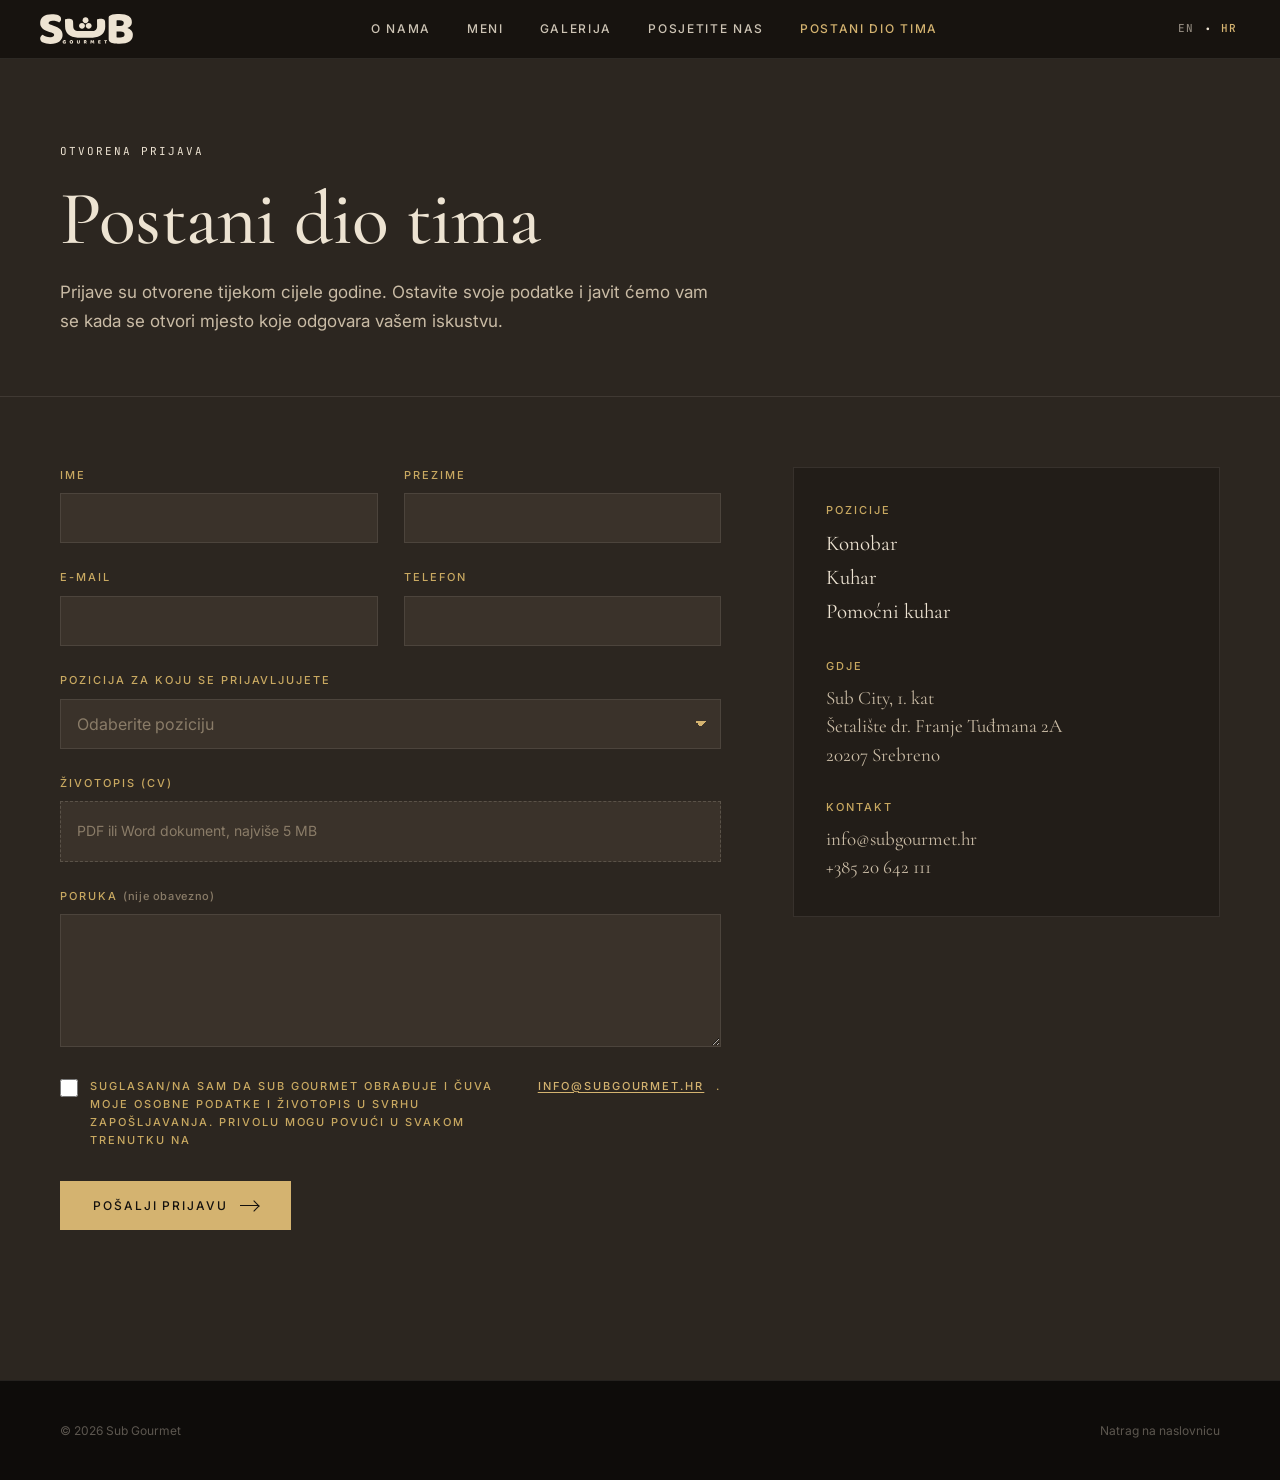
<file: careers/index.html>
<!DOCTYPE html>
<html lang="hr">
<head>
<meta charset="UTF-8" />
<meta name="viewport" content="width=device-width, initial-scale=1.0" />
<title>Postani dio tima — Posao u Sub Gourmetu, Srebreno | Jobs</title>
<meta name="description" content="Otvorena prijava za posao u restoranu Sub Gourmet, Srebreno (Župa Dubrovačka). Konobar, kuhar i pomoćni kuhar. Prijavite se online uz životopis." />
<link rel="canonical" href="https://subgourmet.hr/careers/" />
<link rel="alternate" hreflang="hr" href="https://subgourmet.hr/careers/" />
<link rel="alternate" hreflang="en" href="https://subgourmet.hr/en/careers/" />
<link rel="alternate" hreflang="x-default" href="https://subgourmet.hr/careers/" />
<meta property="og:site_name" content="Sub Gourmet" />
<meta property="og:title" content="Postani dio tima — Posao u Sub Gourmetu, Srebreno | Jobs" />
<meta property="og:description" content="Otvorena prijava za konobara, kuhara i pomoćnog kuhara. Prijavite se online uz životopis." />
<meta property="og:image" content="https://subgourmet.hr/images/opt/p3-1600.webp" />
<meta property="og:url" content="https://subgourmet.hr/careers/" />
<meta property="og:type" content="website" />
<meta property="og:locale" content="hr_HR" />
<meta property="og:locale:alternate" content="en_GB" />
<meta name="twitter:card" content="summary_large_image" />
<meta name="twitter:image" content="https://subgourmet.hr/images/opt/p3-1600.webp" />
<link rel="icon" href="../images/favicon.ico" sizes="any" />
<link rel="icon" type="image/png" sizes="32x32" href="../images/favicon-32.png" />
<link rel="apple-touch-icon" href="../images/apple-touch-icon.png" />
<meta name="theme-color" content="#2C2620" />
<meta name="robots" content="index, follow, max-image-preview:large" />
<link rel="preconnect" href="https://fonts.googleapis.com" />
<link rel="preconnect" href="https://fonts.gstatic.com" crossorigin />
<link href="https://fonts.googleapis.com/css2?family=Cormorant+Garamond:ital,wght@0,400;0,500;0,600;1,300;1,400&family=Inter:wght@400;500&family=JetBrains+Mono:wght@400&display=swap" rel="stylesheet" />
<link rel="stylesheet" href="../styles.css" />
<link rel="stylesheet" href="../careers.css" />
</head>
<body class="careers-page">

<nav class="nav scrolled">
  <a href="../" aria-label="Sub Gourmet">
    <span class="nav-logo nav-logo-mask" role="img" aria-label="Sub Gourmet"></span>
  </a>
  <div class="nav-links">
    <a href="../#about" data-i18n="navAbout">O nama</a>
    <a href="../#menu" data-i18n="navMenu">Meni</a>
    <a href="../#gallery" data-i18n="navGallery">Galerija</a>
    <a href="../#visit" data-i18n="navVisit">Posjetite nas</a>
    <a class="nav-join is-current" href="./" aria-current="page" data-i18n="navJoin">Postani dio tima</a>
  </div>
  <div class="nav-right">
    <span class="lang-toggle">
      <a class="lang-btn" data-lang="en" href="../en/careers/" hreflang="en">EN</a>
      <span class="sep">·</span>
      <a class="lang-btn" data-lang="hr" href="./" hreflang="hr">HR</a>
    </span>
  </div>
  <a class="nav-menu-btn" href="../#menu" data-i18n="navMenu">Meni</a>
</nav>

<header class="careers-hero">
  <div class="container">
    <span class="eyebrow mono">
      <span class="line"></span><span data-i18n="eyebrow">Otvorena prijava</span>
    </span>
    <h1 class="serif" data-i18n="h1">Postani dio tima</h1>
    <p class="careers-lede" data-i18n="lede">Prijave su otvorene tijekom cijele godine. Ostavite svoje podatke i javit ćemo vam se kada se otvori mjesto koje odgovara vašem iskustvu.</p>
  </div>
</header>

<main class="careers-main">
  <div class="container careers-grid">

    <form class="careers-form" id="applyForm" novalidate>
      <!-- Honeypot: hidden from people, irresistible to bots. apply.php drops
           any submission that fills it in. -->
      <div class="hp-field" aria-hidden="true">
        <label for="website">Website</label>
        <input type="text" id="website" name="website" tabindex="-1" autocomplete="off" />
      </div>

      <div class="field-row">
        <div class="field">
          <label for="firstName" data-i18n="lblFirstName">Ime</label>
          <input type="text" id="firstName" name="firstName" autocomplete="given-name" required />
          <span class="field-error" data-error-for="firstName"></span>
        </div>
        <div class="field">
          <label for="lastName" data-i18n="lblLastName">Prezime</label>
          <input type="text" id="lastName" name="lastName" autocomplete="family-name" required />
          <span class="field-error" data-error-for="lastName"></span>
        </div>
      </div>

      <div class="field-row">
        <div class="field">
          <label for="email" data-i18n="lblEmail">E-mail</label>
          <input type="email" id="email" name="email" autocomplete="email" required />
          <span class="field-error" data-error-for="email"></span>
        </div>
        <div class="field">
          <label for="phone" data-i18n="lblPhone">Telefon</label>
          <input type="tel" id="phone" name="phone" autocomplete="tel" required />
          <span class="field-error" data-error-for="phone"></span>
        </div>
      </div>

      <div class="field">
        <label for="position" data-i18n="lblPosition">Pozicija za koju se prijavljujete</label>
        <select id="position" name="position" required>
          <option value="" data-i18n="optChoose">Odaberite poziciju</option>
          <option value="konobar" data-i18n="optWaiter">Konobar</option>
          <option value="kuhar" data-i18n="optCook">Kuhar</option>
          <option value="pomocni-kuhar" data-i18n="optAsstCook">Pomoćni kuhar</option>
        </select>
        <span class="field-error" data-error-for="position"></span>
      </div>

      <div class="field">
        <label for="cv" data-i18n="lblCv">Životopis (CV)</label>
        <div class="file-drop" id="fileDrop">
          <input type="file" id="cv" name="cv" accept=".pdf,.doc,.docx,application/pdf,application/msword,application/vnd.openxmlformats-officedocument.wordprocessingml.document" required />
          <span class="file-drop-text" id="fileLabel" data-i18n="cvHint">PDF ili Word dokument, najviše 5 MB</span>
        </div>
        <span class="field-error" data-error-for="cv"></span>
      </div>

      <div class="field">
        <label for="message"><span data-i18n="lblMessage">Poruka</span> <span class="optional" data-i18n="optional">(nije obavezno)</span></label>
        <textarea id="message" name="message" rows="4"></textarea>
      </div>

      <div class="field field-consent">
        <label class="consent">
          <input type="checkbox" id="consent" name="consent" required />
          <span data-i18n="consent">Suglasan/na sam da Sub Gourmet obrađuje i čuva moje osobne podatke i životopis u svrhu zapošljavanja. Privolu mogu povući u svakom trenutku na</span>
          <a href="mailto:info@subgourmet.hr">info@subgourmet.hr</a>.
        </label>
        <span class="field-error" data-error-for="consent"></span>
      </div>

      <button type="submit" class="btn btn-primary" id="submitBtn">
        <span data-i18n="submit">Pošalji prijavu</span>
        <span class="arrow"></span>
      </button>

      <p class="form-status" id="formStatus" role="status" aria-live="polite"></p>
    </form>

    <aside class="careers-aside">
      <div class="aside-block">
        <span class="label" data-i18n="asideRolesLbl">Pozicije</span>
        <ul class="aside-list">
          <li data-i18n="optWaiter">Konobar</li>
          <li data-i18n="optCook">Kuhar</li>
          <li data-i18n="optAsstCook">Pomoćni kuhar</li>
        </ul>
      </div>
      <div class="aside-block">
        <span class="label" data-i18n="asideWhereLbl">Gdje</span>
        <p class="value">Sub City, 1. kat<br />Šetalište dr. Franje Tuđmana 2A<br />20207 Srebreno</p>
      </div>
      <div class="aside-block">
        <span class="label" data-i18n="asideContactLbl">Kontakt</span>
        <p class="value">
          <a href="mailto:info@subgourmet.hr">info@subgourmet.hr</a><br />
          <a href="tel:+38520642111">+385 20 642 111</a>
        </p>
      </div>
    </aside>

  </div>
</main>

<footer class="foot">
  <div class="container">
    <div class="foot-bottom">
      <span>© <span id="year">2026</span> Sub Gourmet</span>
      <a href="../" data-i18n="backHome">Natrag na naslovnicu</a>
    </div>
  </div>
</footer>

<script>window.SITE_LANG = "hr";window.APPLY_URL = "../apply.php";</script>

<script src="../careers.js" defer></script>
</body>
</html>
</file>
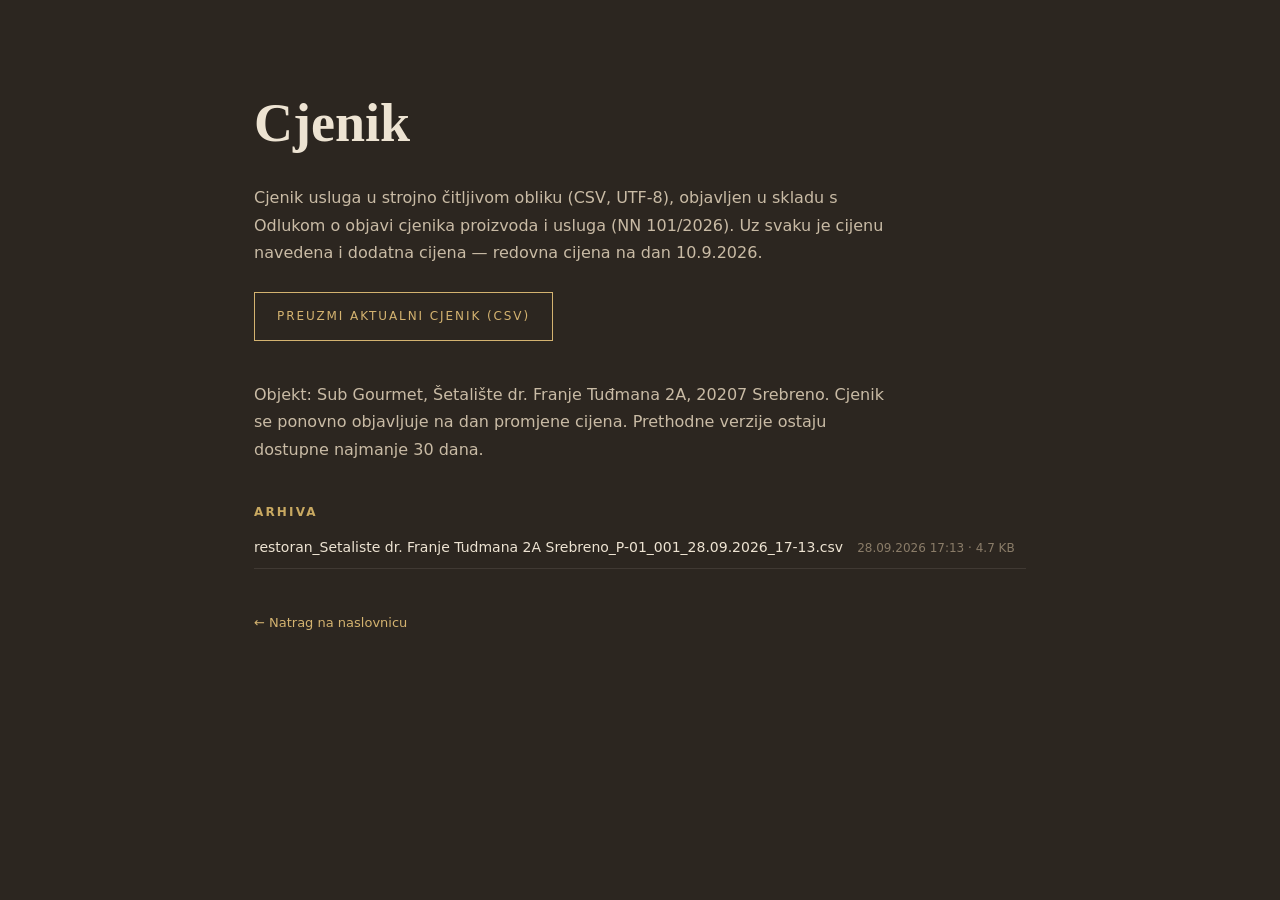
<file: cjenik/index.html>
<!DOCTYPE html>
<html lang="hr">
<head>
<meta charset="UTF-8" />
<meta name="viewport" content="width=device-width, initial-scale=1.0" />
<title>Cjenik — Sub Gourmet</title>
<meta name="description" content="Cjenik proizvoda i usluga u strojno čitljivom obliku (CSV) te arhiva prethodnih cjenika." />
<meta name="robots" content="noindex, follow" />
<link rel="stylesheet" href="../styles.css" />
<style>
  .cjenik { max-width: 820px; margin: 0 auto; padding: 80px 24px 120px; }
  .cjenik h1 { font-family: 'Cormorant Garamond', serif; font-size: clamp(34px, 6vw, 54px); margin-bottom: 18px; }
  .cjenik p { color: var(--ink-soft); line-height: 1.7; max-width: 62ch; }
  .cjenik .current { display: inline-flex; align-items: center; gap: 10px; margin: 26px 0 40px;
    padding: 14px 22px; border: 1px solid var(--gold); color: var(--gold);
    font-size: 12px; letter-spacing: 0.16em; text-transform: uppercase; }
  .cjenik h2 { font-size: 12px; letter-spacing: 0.18em; text-transform: uppercase;
    color: var(--gold-deep); margin: 40px 0 14px; }
  .cjenik ul { list-style: none; display: flex; flex-direction: column; gap: 10px; }
  .cjenik li { display: flex; flex-wrap: wrap; gap: 4px 14px; align-items: baseline;
    padding-bottom: 10px; border-bottom: 1px solid var(--rule); font-size: 14px; }
  .cjenik li a { color: var(--ink); word-break: break-all; }
  .cjenik li a:hover { color: var(--gold); }
  .cjenik .meta { color: var(--ink-mute); font-size: 12px; }
  .cjenik .back { display: inline-block; margin-top: 44px; color: var(--gold); font-size: 13px; }
</style>
</head>
<body>
  <main class="cjenik">
    <h1>Cjenik</h1>
    <p>
      Cjenik usluga u strojno čitljivom obliku (CSV, UTF-8), objavljen u skladu s
      Odlukom o objavi cjenika proizvoda i usluga (NN 101/2026). Uz svaku je
      cijenu navedena i dodatna cijena — redovna cijena na dan 10.9.2026.
    </p>
    <a class="current" href="aktualni.csv" download>Preuzmi aktualni cjenik (CSV)</a>
    <p>
      Objekt: Sub Gourmet, Šetalište dr. Franje Tuđmana 2A, 20207 Srebreno.
      Cjenik se ponovno objavljuje na dan promjene cijena. Prethodne verzije
      ostaju dostupne najmanje 30 dana.
    </p>
    <h2>Arhiva</h2>
    <ul>
      <li><a href="restoran_Setaliste%20dr.%20Franje%20Tudmana%202A%20Srebreno_P-01_001_28.09.2026_17-13.csv" download>restoran_Setaliste dr. Franje Tudmana 2A Srebreno_P-01_001_28.09.2026_17-13.csv</a><span class="meta">28.09.2026 17:13 · 4.7 KB</span></li>
    </ul>
    <a class="back" href="../">&larr; Natrag na naslovnicu</a>
  </main>
</body>
</html>
</file>
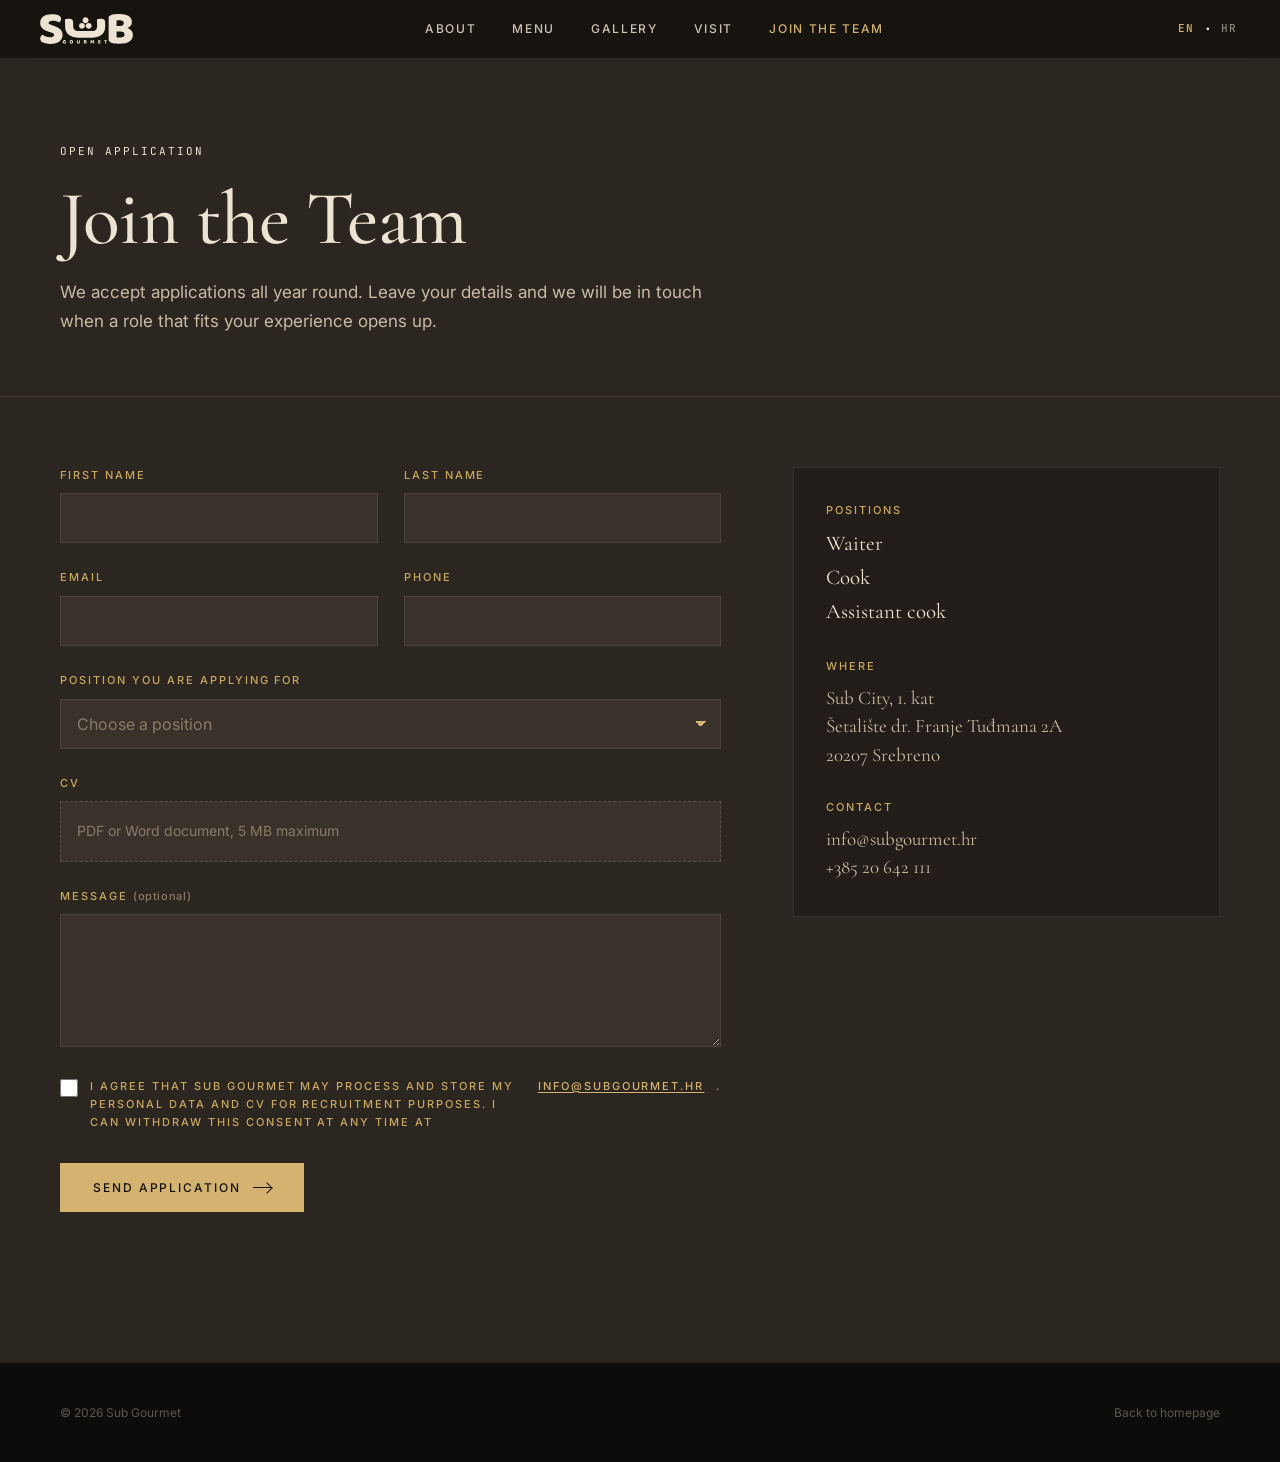
<file: en/careers/index.html>
<!DOCTYPE html>
<html lang="en">
<head>
<meta charset="UTF-8" />
<meta name="viewport" content="width=device-width, initial-scale=1.0" />
<title>Join the Team — Jobs at Sub Gourmet, Srebreno</title>
<meta name="description" content="Open job application at Sub Gourmet restaurant in Srebreno, Zupa Dubrovacka, Croatia. Waiter, cook and assistant cook. Apply online with your CV." />
<link rel="canonical" href="https://subgourmet.hr/en/careers/" />
<link rel="alternate" hreflang="hr" href="https://subgourmet.hr/careers/" />
<link rel="alternate" hreflang="en" href="https://subgourmet.hr/en/careers/" />
<link rel="alternate" hreflang="x-default" href="https://subgourmet.hr/careers/" />
<meta property="og:site_name" content="Sub Gourmet" />
<meta property="og:title" content="Join the Team — Jobs at Sub Gourmet, Srebreno" />
<meta property="og:description" content="Otvorena prijava za konobara, kuhara i pomoćnog kuhara. Prijavite se online uz životopis." />
<meta property="og:image" content="https://subgourmet.hr/images/opt/p3-1600.webp" />
<meta property="og:url" content="https://subgourmet.hr/en/careers/" />
<meta property="og:type" content="website" />
<meta property="og:locale" content="en_GB" />
<meta property="og:locale:alternate" content="hr_HR" />
<meta name="twitter:card" content="summary_large_image" />
<meta name="twitter:image" content="https://subgourmet.hr/images/opt/p3-1600.webp" />
<link rel="icon" href="../../images/favicon.ico" sizes="any" />
<link rel="icon" type="image/png" sizes="32x32" href="../../images/favicon-32.png" />
<link rel="apple-touch-icon" href="../../images/apple-touch-icon.png" />
<meta name="theme-color" content="#2C2620" />
<meta name="robots" content="index, follow, max-image-preview:large" />
<link rel="preconnect" href="https://fonts.googleapis.com" />
<link rel="preconnect" href="https://fonts.gstatic.com" crossorigin />
<link href="https://fonts.googleapis.com/css2?family=Cormorant+Garamond:ital,wght@0,400;0,500;0,600;1,300;1,400&family=Inter:wght@400;500&family=JetBrains+Mono:wght@400&display=swap" rel="stylesheet" />
<link rel="stylesheet" href="../../styles.css" />
<link rel="stylesheet" href="../../careers.css" />
</head>
<body class="careers-page">

<nav class="nav scrolled">
  <a href="../" aria-label="Sub Gourmet">
    <span class="nav-logo nav-logo-mask" role="img" aria-label="Sub Gourmet"></span>
  </a>
  <div class="nav-links">
    <a href="../#about" data-i18n="navAbout">About</a>
    <a href="../#menu" data-i18n="navMenu">Menu</a>
    <a href="../#gallery" data-i18n="navGallery">Gallery</a>
    <a href="../#visit" data-i18n="navVisit">Visit</a>
    <a class="nav-join is-current" href="./" aria-current="page" data-i18n="navJoin">Join the Team</a>
  </div>
  <div class="nav-right">
    <span class="lang-toggle">
      <a class="lang-btn" data-lang="en" href="./" hreflang="en">EN</a>
      <span class="sep">·</span>
      <a class="lang-btn" data-lang="hr" href="../../careers/" hreflang="hr">HR</a>
    </span>
  </div>
  <a class="nav-menu-btn" href="../#menu" data-i18n="navMenu">Menu</a>
</nav>

<header class="careers-hero">
  <div class="container">
    <span class="eyebrow mono">
      <span class="line"></span><span data-i18n="eyebrow">Open Application</span>
    </span>
    <h1 class="serif" data-i18n="h1">Join the Team</h1>
    <p class="careers-lede" data-i18n="lede">We accept applications all year round. Leave your details and we will be in touch when a role that fits your experience opens up.</p>
  </div>
</header>

<main class="careers-main">
  <div class="container careers-grid">

    <form class="careers-form" id="applyForm" novalidate>
      <!-- Honeypot: hidden from people, irresistible to bots. apply.php drops
           any submission that fills it in. -->
      <div class="hp-field" aria-hidden="true">
        <label for="website">Website</label>
        <input type="text" id="website" name="website" tabindex="-1" autocomplete="off" />
      </div>

      <div class="field-row">
        <div class="field">
          <label for="firstName" data-i18n="lblFirstName">First name</label>
          <input type="text" id="firstName" name="firstName" autocomplete="given-name" required />
          <span class="field-error" data-error-for="firstName"></span>
        </div>
        <div class="field">
          <label for="lastName" data-i18n="lblLastName">Last name</label>
          <input type="text" id="lastName" name="lastName" autocomplete="family-name" required />
          <span class="field-error" data-error-for="lastName"></span>
        </div>
      </div>

      <div class="field-row">
        <div class="field">
          <label for="email" data-i18n="lblEmail">Email</label>
          <input type="email" id="email" name="email" autocomplete="email" required />
          <span class="field-error" data-error-for="email"></span>
        </div>
        <div class="field">
          <label for="phone" data-i18n="lblPhone">Phone</label>
          <input type="tel" id="phone" name="phone" autocomplete="tel" required />
          <span class="field-error" data-error-for="phone"></span>
        </div>
      </div>

      <div class="field">
        <label for="position" data-i18n="lblPosition">Position you are applying for</label>
        <select id="position" name="position" required>
          <option value="" data-i18n="optChoose">Choose a position</option>
          <option value="konobar" data-i18n="optWaiter">Waiter</option>
          <option value="kuhar" data-i18n="optCook">Cook</option>
          <option value="pomocni-kuhar" data-i18n="optAsstCook">Assistant cook</option>
        </select>
        <span class="field-error" data-error-for="position"></span>
      </div>

      <div class="field">
        <label for="cv" data-i18n="lblCv">CV</label>
        <div class="file-drop" id="fileDrop">
          <input type="file" id="cv" name="cv" accept=".pdf,.doc,.docx,application/pdf,application/msword,application/vnd.openxmlformats-officedocument.wordprocessingml.document" required />
          <span class="file-drop-text" id="fileLabel" data-i18n="cvHint">PDF or Word document, 5 MB maximum</span>
        </div>
        <span class="field-error" data-error-for="cv"></span>
      </div>

      <div class="field">
        <label for="message"><span data-i18n="lblMessage">Message</span> <span class="optional" data-i18n="optional">(optional)</span></label>
        <textarea id="message" name="message" rows="4"></textarea>
      </div>

      <div class="field field-consent">
        <label class="consent">
          <input type="checkbox" id="consent" name="consent" required />
          <span data-i18n="consent">I agree that Sub Gourmet may process and store my personal data and CV for recruitment purposes. I can withdraw this consent at any time at</span>
          <a href="mailto:info@subgourmet.hr">info@subgourmet.hr</a>.
        </label>
        <span class="field-error" data-error-for="consent"></span>
      </div>

      <button type="submit" class="btn btn-primary" id="submitBtn">
        <span data-i18n="submit">Send application</span>
        <span class="arrow"></span>
      </button>

      <p class="form-status" id="formStatus" role="status" aria-live="polite"></p>
    </form>

    <aside class="careers-aside">
      <div class="aside-block">
        <span class="label" data-i18n="asideRolesLbl">Positions</span>
        <ul class="aside-list">
          <li data-i18n="optWaiter">Waiter</li>
          <li data-i18n="optCook">Cook</li>
          <li data-i18n="optAsstCook">Assistant cook</li>
        </ul>
      </div>
      <div class="aside-block">
        <span class="label" data-i18n="asideWhereLbl">Where</span>
        <p class="value">Sub City, 1. kat<br />Šetalište dr. Franje Tuđmana 2A<br />20207 Srebreno</p>
      </div>
      <div class="aside-block">
        <span class="label" data-i18n="asideContactLbl">Contact</span>
        <p class="value">
          <a href="mailto:info@subgourmet.hr">info@subgourmet.hr</a><br />
          <a href="tel:+38520642111">+385 20 642 111</a>
        </p>
      </div>
    </aside>

  </div>
</main>

<footer class="foot">
  <div class="container">
    <div class="foot-bottom">
      <span>© <span id="year">2026</span> Sub Gourmet</span>
      <a href="../" data-i18n="backHome">Back to homepage</a>
    </div>
  </div>
</footer>

<script>window.SITE_LANG = "en";window.APPLY_URL = "../../apply.php";</script>

<script src="../../careers.js" defer></script>
</body>
</html>
</file>
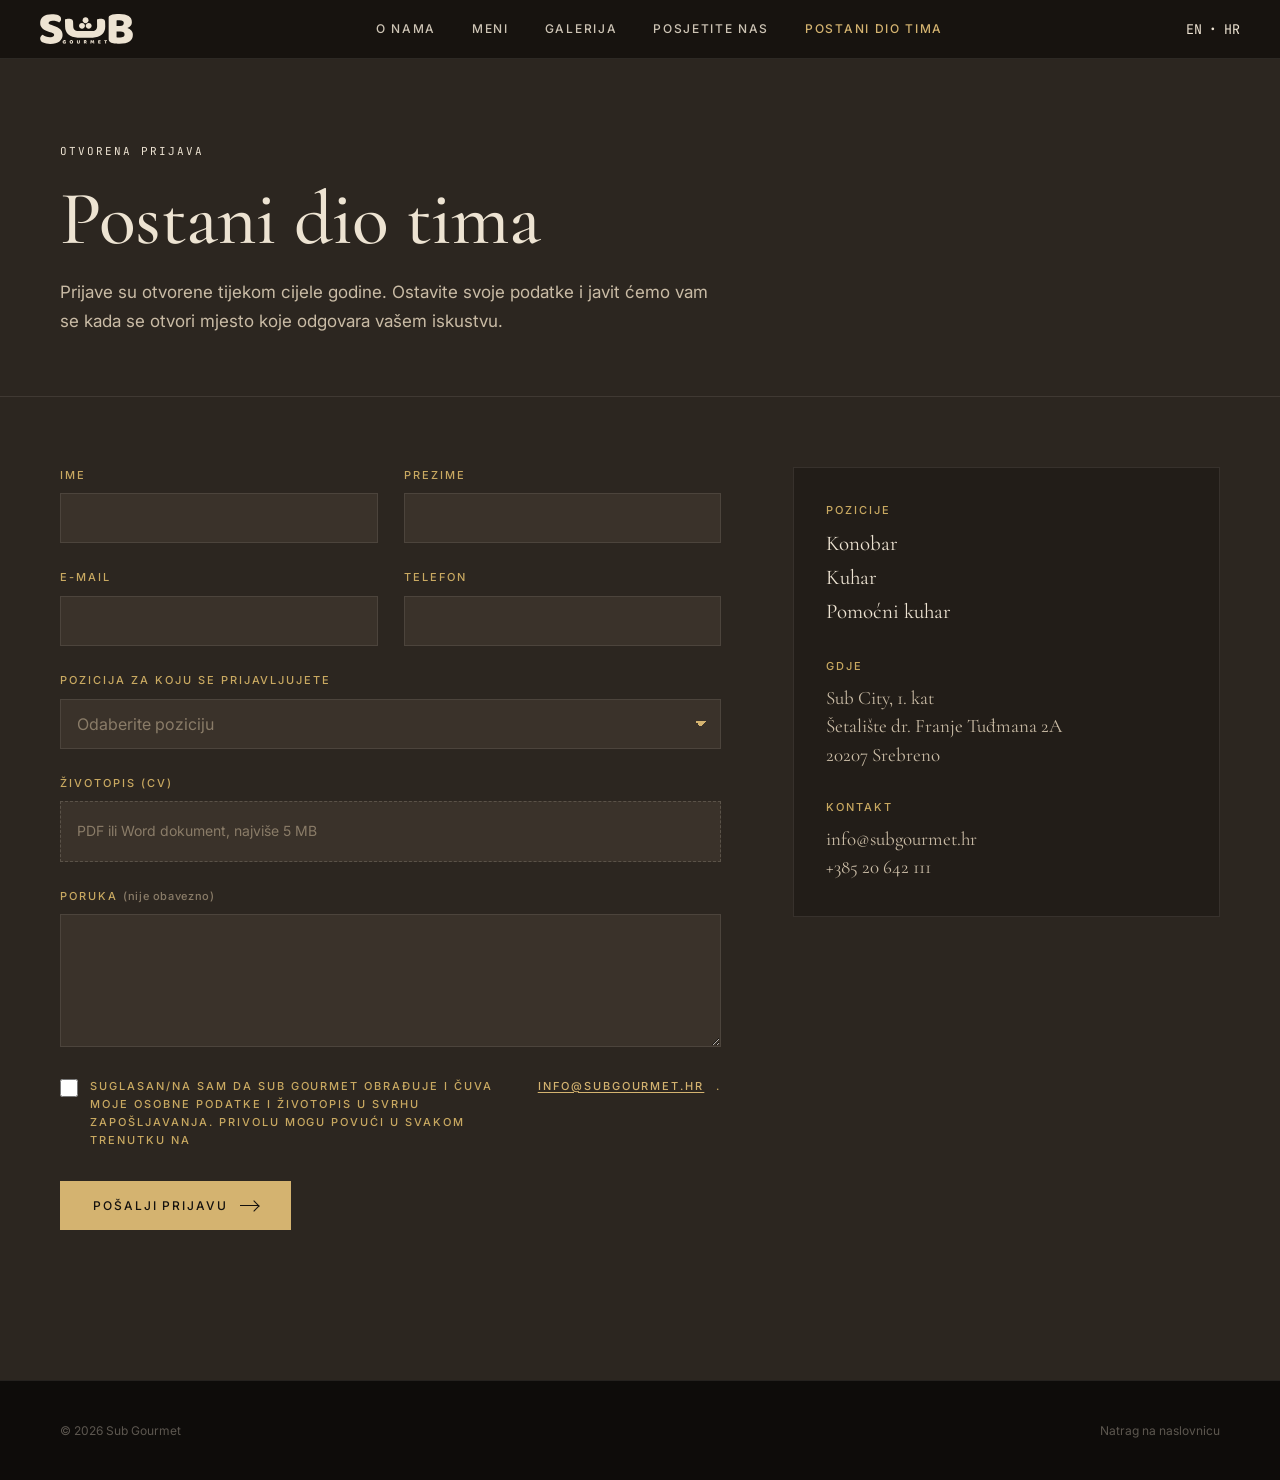
<file: careers.html>
<!DOCTYPE html>
<html lang="hr">
<head>
<meta charset="UTF-8" />
<meta name="viewport" content="width=device-width, initial-scale=1.0" />
<title>Postani dio tima — Posao u Sub Gourmetu, Srebreno | Jobs</title>
<meta name="description" content="Otvorena prijava za posao u restoranu Sub Gourmet, Srebreno (Župa Dubrovačka). Konobar, kuhar i pomoćni kuhar. Prijavite se online uz životopis. Open job application: waiter, cook, assistant cook." />
<link rel="canonical" href="https://subgourmet.hr/careers.html" />
<meta property="og:site_name" content="Sub Gourmet" />
<meta property="og:title" content="Postani dio tima — Posao u Sub Gourmetu, Srebreno" />
<meta property="og:description" content="Otvorena prijava za konobara, kuhara i pomoćnog kuhara. Prijavite se online uz životopis." />
<meta property="og:image" content="https://subgourmet.hr/images/opt/p3-1600.webp" />
<meta property="og:url" content="https://subgourmet.hr/careers.html" />
<meta property="og:type" content="website" />
<meta property="og:locale" content="hr_HR" />
<meta property="og:locale:alternate" content="en_GB" />
<meta name="twitter:card" content="summary_large_image" />
<meta name="twitter:image" content="https://subgourmet.hr/images/opt/p3-1600.webp" />
<link rel="icon" href="images/favicon.ico" sizes="any" />
<link rel="icon" type="image/png" sizes="32x32" href="images/favicon-32.png" />
<link rel="apple-touch-icon" href="images/apple-touch-icon.png" />
<meta name="theme-color" content="#2C2620" />
<meta name="robots" content="index, follow, max-image-preview:large" />
<link rel="preconnect" href="https://fonts.googleapis.com" />
<link rel="preconnect" href="https://fonts.gstatic.com" crossorigin />
<link href="https://fonts.googleapis.com/css2?family=Cormorant+Garamond:ital,wght@0,400;0,500;0,600;1,300;1,400&family=Inter:wght@400;500&family=JetBrains+Mono:wght@400&display=swap" rel="stylesheet" />
<link rel="stylesheet" href="styles.css" />
<link rel="stylesheet" href="careers.css" />
</head>
<body class="careers-page">

<nav class="nav scrolled">
  <a href="index.html" aria-label="Sub Gourmet">
    <span class="nav-logo nav-logo-mask" role="img" aria-label="Sub Gourmet"></span>
  </a>
  <div class="nav-links">
    <a href="index.html#about" data-i18n="navAbout">O nama</a>
    <a href="index.html#menu" data-i18n="navMenu">Meni</a>
    <a href="index.html#gallery" data-i18n="navGallery">Galerija</a>
    <a href="index.html#visit" data-i18n="navVisit">Posjetite nas</a>
    <a class="nav-join is-current" href="careers.html" aria-current="page" data-i18n="navJoin">Postani dio tima</a>
  </div>
  <div class="nav-right">
    <span class="lang-toggle">
      <button type="button" data-lang="en">EN</button>
      <span class="sep">·</span>
      <button type="button" data-lang="hr">HR</button>
    </span>
  </div>
  <a class="nav-menu-btn" href="index.html#menu" data-i18n="navMenu">Meni</a>
</nav>

<header class="careers-hero">
  <div class="container">
    <span class="eyebrow mono">
      <span class="line"></span><span data-i18n="eyebrow">Otvorena prijava</span>
    </span>
    <h1 class="serif" data-i18n="h1">Postani dio tima</h1>
    <p class="careers-lede" data-i18n="lede">
      Prijave su otvorene tijekom cijele godine. Ostavite svoje podatke i javit ćemo vam se
      kada se otvori mjesto koje odgovara vašem iskustvu.
    </p>
  </div>
</header>

<main class="careers-main">
  <div class="container careers-grid">

    <form class="careers-form" id="applyForm" novalidate>
      <!-- Honeypot: hidden from people, irresistible to bots. apply.php drops
           any submission that fills it in. -->
      <div class="hp-field" aria-hidden="true">
        <label for="website">Website</label>
        <input type="text" id="website" name="website" tabindex="-1" autocomplete="off" />
      </div>

      <div class="field-row">
        <div class="field">
          <label for="firstName" data-i18n="lblFirstName">Ime</label>
          <input type="text" id="firstName" name="firstName" autocomplete="given-name" required />
          <span class="field-error" data-error-for="firstName"></span>
        </div>
        <div class="field">
          <label for="lastName" data-i18n="lblLastName">Prezime</label>
          <input type="text" id="lastName" name="lastName" autocomplete="family-name" required />
          <span class="field-error" data-error-for="lastName"></span>
        </div>
      </div>

      <div class="field-row">
        <div class="field">
          <label for="email" data-i18n="lblEmail">E-mail</label>
          <input type="email" id="email" name="email" autocomplete="email" required />
          <span class="field-error" data-error-for="email"></span>
        </div>
        <div class="field">
          <label for="phone" data-i18n="lblPhone">Telefon</label>
          <input type="tel" id="phone" name="phone" autocomplete="tel" required />
          <span class="field-error" data-error-for="phone"></span>
        </div>
      </div>

      <div class="field">
        <label for="position" data-i18n="lblPosition">Pozicija za koju se prijavljujete</label>
        <select id="position" name="position" required>
          <option value="" data-i18n="optChoose">Odaberite poziciju</option>
          <option value="konobar" data-i18n="optWaiter">Konobar</option>
          <option value="kuhar" data-i18n="optCook">Kuhar</option>
          <option value="pomocni-kuhar" data-i18n="optAsstCook">Pomoćni kuhar</option>
        </select>
        <span class="field-error" data-error-for="position"></span>
      </div>

      <div class="field">
        <label for="cv" data-i18n="lblCv">Životopis (CV)</label>
        <div class="file-drop" id="fileDrop">
          <input type="file" id="cv" name="cv" accept=".pdf,.doc,.docx,application/pdf,application/msword,application/vnd.openxmlformats-officedocument.wordprocessingml.document" required />
          <span class="file-drop-text" id="fileLabel" data-i18n="cvHint">PDF ili Word dokument, najviše 5 MB</span>
        </div>
        <span class="field-error" data-error-for="cv"></span>
      </div>

      <div class="field">
        <label for="message" data-i18n="lblMessage">Poruka <span class="optional" data-i18n="optional">(nije obavezno)</span></label>
        <textarea id="message" name="message" rows="4"></textarea>
      </div>

      <div class="field field-consent">
        <label class="consent">
          <input type="checkbox" id="consent" name="consent" required />
          <span data-i18n="consent">
            Suglasan/na sam da Sub Gourmet obrađuje i čuva moje osobne podatke i životopis
            u svrhu zapošljavanja. Privolu mogu povući u svakom trenutku na
          </span>
          <a href="mailto:info@subgourmet.hr">info@subgourmet.hr</a>.
        </label>
        <span class="field-error" data-error-for="consent"></span>
      </div>

      <button type="submit" class="btn btn-primary" id="submitBtn">
        <span data-i18n="submit">Pošalji prijavu</span>
        <span class="arrow"></span>
      </button>

      <p class="form-status" id="formStatus" role="status" aria-live="polite"></p>
    </form>

    <aside class="careers-aside">
      <div class="aside-block">
        <span class="label" data-i18n="asideRolesLbl">Pozicije</span>
        <ul class="aside-list">
          <li data-i18n="optWaiter">Konobar</li>
          <li data-i18n="optCook">Kuhar</li>
          <li data-i18n="optAsstCook">Pomoćni kuhar</li>
        </ul>
      </div>
      <div class="aside-block">
        <span class="label" data-i18n="asideWhereLbl">Gdje</span>
        <p class="value">Sub City, 1. kat<br />Šetalište dr. Franje Tuđmana 2A<br />20207 Srebreno</p>
      </div>
      <div class="aside-block">
        <span class="label" data-i18n="asideContactLbl">Kontakt</span>
        <p class="value">
          <a href="mailto:info@subgourmet.hr">info@subgourmet.hr</a><br />
          <a href="tel:+38520642111">+385 20 642 111</a>
        </p>
      </div>
    </aside>

  </div>
</main>

<footer class="foot">
  <div class="container">
    <div class="foot-bottom">
      <span>© <span id="year">2026</span> Sub Gourmet</span>
      <a href="index.html" data-i18n="backHome">Natrag na naslovnicu</a>
    </div>
  </div>
</footer>

<script src="careers.js" defer></script>
</body>
</html>
</file>
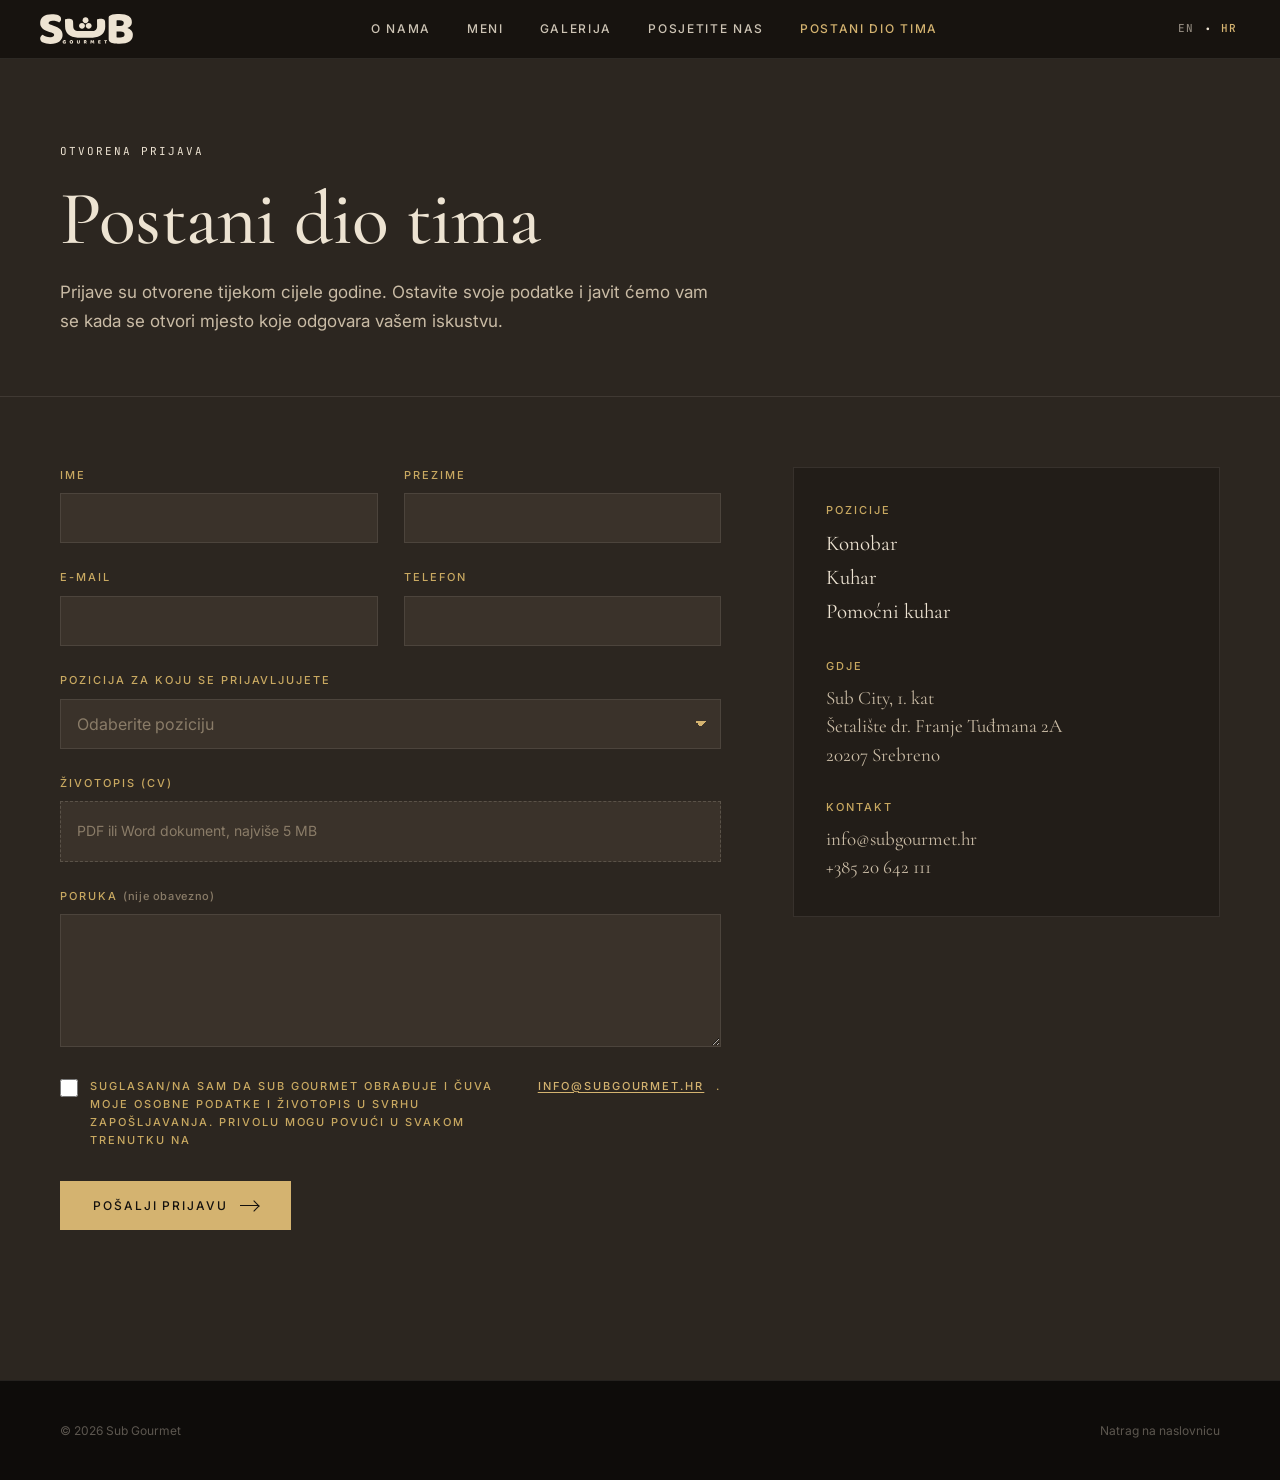
<file: careers.template.html>
<!DOCTYPE html>
<html lang="hr">
<head>
<meta charset="UTF-8" />
<meta name="viewport" content="width=device-width, initial-scale=1.0" />
<title>Postani dio tima — Posao u Sub Gourmetu, Srebreno | Jobs</title>
<meta name="description" content="Otvorena prijava za posao u restoranu Sub Gourmet, Srebreno (Župa Dubrovačka). Konobar, kuhar i pomoćni kuhar. Prijavite se online uz životopis. Open job application: waiter, cook, assistant cook." />
<link rel="canonical" href="https://subgourmet.hr/careers.html" />
<meta property="og:site_name" content="Sub Gourmet" />
<meta property="og:title" content="Postani dio tima — Posao u Sub Gourmetu, Srebreno" />
<meta property="og:description" content="Otvorena prijava za konobara, kuhara i pomoćnog kuhara. Prijavite se online uz životopis." />
<meta property="og:image" content="https://subgourmet.hr/images/opt/p3-1600.webp" />
<meta property="og:url" content="https://subgourmet.hr/careers.html" />
<meta property="og:type" content="website" />
<meta property="og:locale" content="hr_HR" />
<meta property="og:locale:alternate" content="en_GB" />
<meta name="twitter:card" content="summary_large_image" />
<meta name="twitter:image" content="https://subgourmet.hr/images/opt/p3-1600.webp" />
<link rel="icon" href="images/favicon.ico" sizes="any" />
<link rel="icon" type="image/png" sizes="32x32" href="images/favicon-32.png" />
<link rel="apple-touch-icon" href="images/apple-touch-icon.png" />
<meta name="theme-color" content="#2C2620" />
<meta name="robots" content="index, follow, max-image-preview:large" />
<link rel="preconnect" href="https://fonts.googleapis.com" />
<link rel="preconnect" href="https://fonts.gstatic.com" crossorigin />
<link href="https://fonts.googleapis.com/css2?family=Cormorant+Garamond:ital,wght@0,400;0,500;0,600;1,300;1,400&family=Inter:wght@400;500&family=JetBrains+Mono:wght@400&display=swap" rel="stylesheet" />
<link rel="stylesheet" href="styles.css" />
<link rel="stylesheet" href="careers.css" />
</head>
<body class="careers-page">

<nav class="nav scrolled">
  <a href="index.html" aria-label="Sub Gourmet">
    <span class="nav-logo nav-logo-mask" role="img" aria-label="Sub Gourmet"></span>
  </a>
  <div class="nav-links">
    <a href="index.html#about" data-i18n="navAbout">O nama</a>
    <a href="index.html#menu" data-i18n="navMenu">Meni</a>
    <a href="index.html#gallery" data-i18n="navGallery">Galerija</a>
    <a href="index.html#visit" data-i18n="navVisit">Posjetite nas</a>
    <a class="nav-join is-current" href="careers.html" aria-current="page" data-i18n="navJoin">Postani dio tima</a>
  </div>
  <div class="nav-right">
    <span class="lang-toggle">
      <a class="lang-btn" data-lang="en" href="__EN_HREF__" hreflang="en">EN</a>
      <span class="sep">·</span>
      <a class="lang-btn" data-lang="hr" href="__HR_HREF__" hreflang="hr">HR</a>
    </span>
  </div>
  <a class="nav-menu-btn" href="index.html#menu" data-i18n="navMenu">Meni</a>
</nav>

<header class="careers-hero">
  <div class="container">
    <span class="eyebrow mono">
      <span class="line"></span><span data-i18n="eyebrow">Otvorena prijava</span>
    </span>
    <h1 class="serif" data-i18n="h1">Postani dio tima</h1>
    <p class="careers-lede" data-i18n="lede">
      Prijave su otvorene tijekom cijele godine. Ostavite svoje podatke i javit ćemo vam se
      kada se otvori mjesto koje odgovara vašem iskustvu.
    </p>
  </div>
</header>

<main class="careers-main">
  <div class="container careers-grid">

    <form class="careers-form" id="applyForm" novalidate>
      <!-- Honeypot: hidden from people, irresistible to bots. apply.php drops
           any submission that fills it in. -->
      <div class="hp-field" aria-hidden="true">
        <label for="website">Website</label>
        <input type="text" id="website" name="website" tabindex="-1" autocomplete="off" />
      </div>

      <div class="field-row">
        <div class="field">
          <label for="firstName" data-i18n="lblFirstName">Ime</label>
          <input type="text" id="firstName" name="firstName" autocomplete="given-name" required />
          <span class="field-error" data-error-for="firstName"></span>
        </div>
        <div class="field">
          <label for="lastName" data-i18n="lblLastName">Prezime</label>
          <input type="text" id="lastName" name="lastName" autocomplete="family-name" required />
          <span class="field-error" data-error-for="lastName"></span>
        </div>
      </div>

      <div class="field-row">
        <div class="field">
          <label for="email" data-i18n="lblEmail">E-mail</label>
          <input type="email" id="email" name="email" autocomplete="email" required />
          <span class="field-error" data-error-for="email"></span>
        </div>
        <div class="field">
          <label for="phone" data-i18n="lblPhone">Telefon</label>
          <input type="tel" id="phone" name="phone" autocomplete="tel" required />
          <span class="field-error" data-error-for="phone"></span>
        </div>
      </div>

      <div class="field">
        <label for="position" data-i18n="lblPosition">Pozicija za koju se prijavljujete</label>
        <select id="position" name="position" required>
          <option value="" data-i18n="optChoose">Odaberite poziciju</option>
          <option value="konobar" data-i18n="optWaiter">Konobar</option>
          <option value="kuhar" data-i18n="optCook">Kuhar</option>
          <option value="pomocni-kuhar" data-i18n="optAsstCook">Pomoćni kuhar</option>
        </select>
        <span class="field-error" data-error-for="position"></span>
      </div>

      <div class="field">
        <label for="cv" data-i18n="lblCv">Životopis (CV)</label>
        <div class="file-drop" id="fileDrop">
          <input type="file" id="cv" name="cv" accept=".pdf,.doc,.docx,application/pdf,application/msword,application/vnd.openxmlformats-officedocument.wordprocessingml.document" required />
          <span class="file-drop-text" id="fileLabel" data-i18n="cvHint">PDF ili Word dokument, najviše 5 MB</span>
        </div>
        <span class="field-error" data-error-for="cv"></span>
      </div>

      <div class="field">
        <label for="message"><span data-i18n="lblMessage">Poruka</span> <span class="optional" data-i18n="optional">(nije obavezno)</span></label>
        <textarea id="message" name="message" rows="4"></textarea>
      </div>

      <div class="field field-consent">
        <label class="consent">
          <input type="checkbox" id="consent" name="consent" required />
          <span data-i18n="consent">
            Suglasan/na sam da Sub Gourmet obrađuje i čuva moje osobne podatke i životopis
            u svrhu zapošljavanja. Privolu mogu povući u svakom trenutku na
          </span>
          <a href="mailto:info@subgourmet.hr">info@subgourmet.hr</a>.
        </label>
        <span class="field-error" data-error-for="consent"></span>
      </div>

      <button type="submit" class="btn btn-primary" id="submitBtn">
        <span data-i18n="submit">Pošalji prijavu</span>
        <span class="arrow"></span>
      </button>

      <p class="form-status" id="formStatus" role="status" aria-live="polite"></p>
    </form>

    <aside class="careers-aside">
      <div class="aside-block">
        <span class="label" data-i18n="asideRolesLbl">Pozicije</span>
        <ul class="aside-list">
          <li data-i18n="optWaiter">Konobar</li>
          <li data-i18n="optCook">Kuhar</li>
          <li data-i18n="optAsstCook">Pomoćni kuhar</li>
        </ul>
      </div>
      <div class="aside-block">
        <span class="label" data-i18n="asideWhereLbl">Gdje</span>
        <p class="value">Sub City, 1. kat<br />Šetalište dr. Franje Tuđmana 2A<br />20207 Srebreno</p>
      </div>
      <div class="aside-block">
        <span class="label" data-i18n="asideContactLbl">Kontakt</span>
        <p class="value">
          <a href="mailto:info@subgourmet.hr">info@subgourmet.hr</a><br />
          <a href="tel:+38520642111">+385 20 642 111</a>
        </p>
      </div>
    </aside>

  </div>
</main>

<footer class="foot">
  <div class="container">
    <div class="foot-bottom">
      <span>© <span id="year">2026</span> Sub Gourmet</span>
      <a href="index.html" data-i18n="backHome">Natrag na naslovnicu</a>
    </div>
  </div>
</footer>

<script src="careers.js" defer></script>
</body>
</html>
</file>
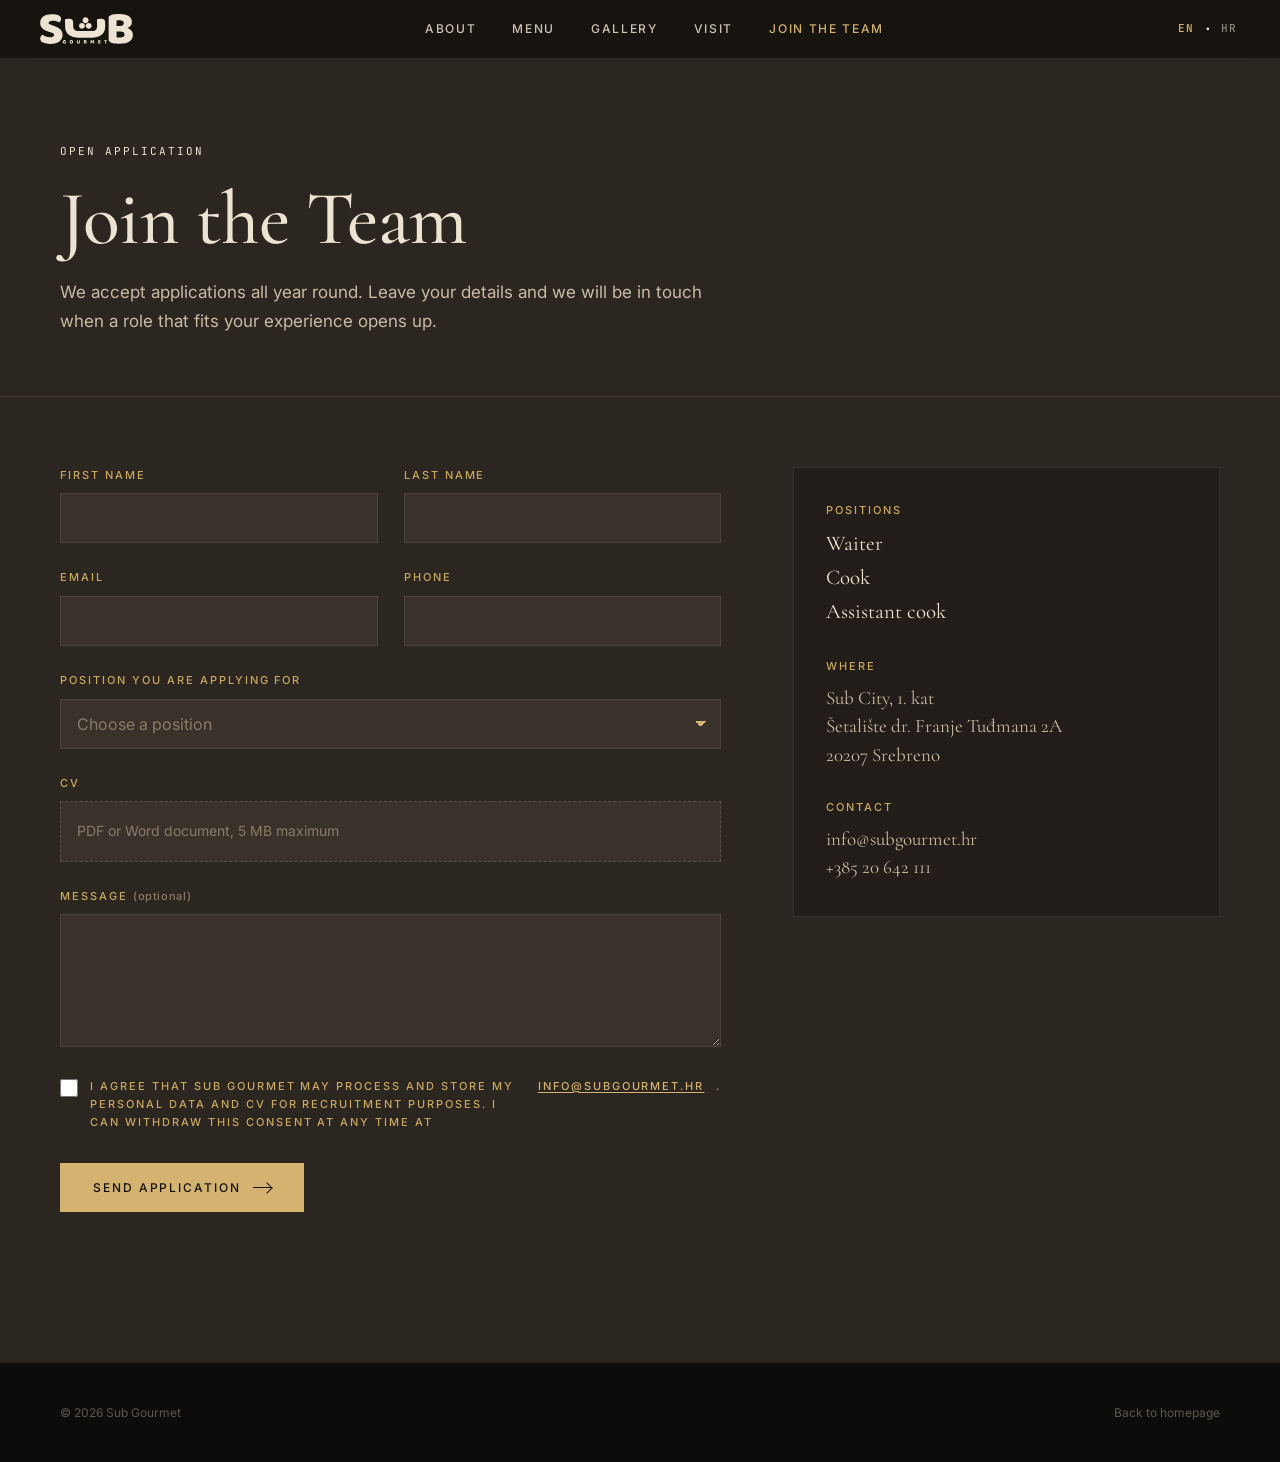
<file: en/careers.html>
<!DOCTYPE html>
<html lang="en">
<head>
<meta charset="UTF-8" />
<meta name="viewport" content="width=device-width, initial-scale=1.0" />
<title>Join the Team — Jobs at Sub Gourmet, Srebreno</title>
<meta name="description" content="Open job application at Sub Gourmet restaurant in Srebreno, Zupa Dubrovacka, Croatia. Waiter, cook and assistant cook. Apply online with your CV." />
<link rel="canonical" href="https://subgourmet.hr/en/careers.html" />
<link rel="alternate" hreflang="hr" href="https://subgourmet.hr/careers.html" />
<link rel="alternate" hreflang="en" href="https://subgourmet.hr/en/careers.html" />
<link rel="alternate" hreflang="x-default" href="https://subgourmet.hr/careers.html" />
<meta property="og:site_name" content="Sub Gourmet" />
<meta property="og:title" content="Join the Team — Jobs at Sub Gourmet, Srebreno" />
<meta property="og:description" content="Otvorena prijava za konobara, kuhara i pomoćnog kuhara. Prijavite se online uz životopis." />
<meta property="og:image" content="https://subgourmet.hr/images/opt/p3-1600.webp" />
<meta property="og:url" content="https://subgourmet.hr/en/careers.html" />
<meta property="og:type" content="website" />
<meta property="og:locale" content="en_GB" />
<meta property="og:locale:alternate" content="hr_HR" />
<meta name="twitter:card" content="summary_large_image" />
<meta name="twitter:image" content="https://subgourmet.hr/images/opt/p3-1600.webp" />
<link rel="icon" href="../images/favicon.ico" sizes="any" />
<link rel="icon" type="image/png" sizes="32x32" href="../images/favicon-32.png" />
<link rel="apple-touch-icon" href="../images/apple-touch-icon.png" />
<meta name="theme-color" content="#2C2620" />
<meta name="robots" content="index, follow, max-image-preview:large" />
<link rel="preconnect" href="https://fonts.googleapis.com" />
<link rel="preconnect" href="https://fonts.gstatic.com" crossorigin />
<link href="https://fonts.googleapis.com/css2?family=Cormorant+Garamond:ital,wght@0,400;0,500;0,600;1,300;1,400&family=Inter:wght@400;500&family=JetBrains+Mono:wght@400&display=swap" rel="stylesheet" />
<link rel="stylesheet" href="../styles.css" />
<link rel="stylesheet" href="../careers.css" />
</head>
<body class="careers-page">

<nav class="nav scrolled">
  <a href="index.html" aria-label="Sub Gourmet">
    <span class="nav-logo nav-logo-mask" role="img" aria-label="Sub Gourmet"></span>
  </a>
  <div class="nav-links">
    <a href="index.html#about" data-i18n="navAbout">About</a>
    <a href="index.html#menu" data-i18n="navMenu">Menu</a>
    <a href="index.html#gallery" data-i18n="navGallery">Gallery</a>
    <a href="index.html#visit" data-i18n="navVisit">Visit</a>
    <a class="nav-join is-current" href="careers.html" aria-current="page" data-i18n="navJoin">Join the Team</a>
  </div>
  <div class="nav-right">
    <span class="lang-toggle">
      <a class="lang-btn" data-lang="en" href="./careers.html" hreflang="en">EN</a>
      <span class="sep">·</span>
      <a class="lang-btn" data-lang="hr" href="../careers.html" hreflang="hr">HR</a>
    </span>
  </div>
  <a class="nav-menu-btn" href="index.html#menu" data-i18n="navMenu">Menu</a>
</nav>

<header class="careers-hero">
  <div class="container">
    <span class="eyebrow mono">
      <span class="line"></span><span data-i18n="eyebrow">Open Application</span>
    </span>
    <h1 class="serif" data-i18n="h1">Join the Team</h1>
    <p class="careers-lede" data-i18n="lede">We accept applications all year round. Leave your details and we will be in touch when a role that fits your experience opens up.</p>
  </div>
</header>

<main class="careers-main">
  <div class="container careers-grid">

    <form class="careers-form" id="applyForm" novalidate>
      <!-- Honeypot: hidden from people, irresistible to bots. apply.php drops
           any submission that fills it in. -->
      <div class="hp-field" aria-hidden="true">
        <label for="website">Website</label>
        <input type="text" id="website" name="website" tabindex="-1" autocomplete="off" />
      </div>

      <div class="field-row">
        <div class="field">
          <label for="firstName" data-i18n="lblFirstName">First name</label>
          <input type="text" id="firstName" name="firstName" autocomplete="given-name" required />
          <span class="field-error" data-error-for="firstName"></span>
        </div>
        <div class="field">
          <label for="lastName" data-i18n="lblLastName">Last name</label>
          <input type="text" id="lastName" name="lastName" autocomplete="family-name" required />
          <span class="field-error" data-error-for="lastName"></span>
        </div>
      </div>

      <div class="field-row">
        <div class="field">
          <label for="email" data-i18n="lblEmail">Email</label>
          <input type="email" id="email" name="email" autocomplete="email" required />
          <span class="field-error" data-error-for="email"></span>
        </div>
        <div class="field">
          <label for="phone" data-i18n="lblPhone">Phone</label>
          <input type="tel" id="phone" name="phone" autocomplete="tel" required />
          <span class="field-error" data-error-for="phone"></span>
        </div>
      </div>

      <div class="field">
        <label for="position" data-i18n="lblPosition">Position you are applying for</label>
        <select id="position" name="position" required>
          <option value="" data-i18n="optChoose">Choose a position</option>
          <option value="konobar" data-i18n="optWaiter">Waiter</option>
          <option value="kuhar" data-i18n="optCook">Cook</option>
          <option value="pomocni-kuhar" data-i18n="optAsstCook">Assistant cook</option>
        </select>
        <span class="field-error" data-error-for="position"></span>
      </div>

      <div class="field">
        <label for="cv" data-i18n="lblCv">CV</label>
        <div class="file-drop" id="fileDrop">
          <input type="file" id="cv" name="cv" accept=".pdf,.doc,.docx,application/pdf,application/msword,application/vnd.openxmlformats-officedocument.wordprocessingml.document" required />
          <span class="file-drop-text" id="fileLabel" data-i18n="cvHint">PDF or Word document, 5 MB maximum</span>
        </div>
        <span class="field-error" data-error-for="cv"></span>
      </div>

      <div class="field">
        <label for="message"><span data-i18n="lblMessage">Message</span> <span class="optional" data-i18n="optional">(optional)</span></label>
        <textarea id="message" name="message" rows="4"></textarea>
      </div>

      <div class="field field-consent">
        <label class="consent">
          <input type="checkbox" id="consent" name="consent" required />
          <span data-i18n="consent">I agree that Sub Gourmet may process and store my personal data and CV for recruitment purposes. I can withdraw this consent at any time at</span>
          <a href="mailto:info@subgourmet.hr">info@subgourmet.hr</a>.
        </label>
        <span class="field-error" data-error-for="consent"></span>
      </div>

      <button type="submit" class="btn btn-primary" id="submitBtn">
        <span data-i18n="submit">Send application</span>
        <span class="arrow"></span>
      </button>

      <p class="form-status" id="formStatus" role="status" aria-live="polite"></p>
    </form>

    <aside class="careers-aside">
      <div class="aside-block">
        <span class="label" data-i18n="asideRolesLbl">Positions</span>
        <ul class="aside-list">
          <li data-i18n="optWaiter">Waiter</li>
          <li data-i18n="optCook">Cook</li>
          <li data-i18n="optAsstCook">Assistant cook</li>
        </ul>
      </div>
      <div class="aside-block">
        <span class="label" data-i18n="asideWhereLbl">Where</span>
        <p class="value">Sub City, 1. kat<br />Šetalište dr. Franje Tuđmana 2A<br />20207 Srebreno</p>
      </div>
      <div class="aside-block">
        <span class="label" data-i18n="asideContactLbl">Contact</span>
        <p class="value">
          <a href="mailto:info@subgourmet.hr">info@subgourmet.hr</a><br />
          <a href="tel:+38520642111">+385 20 642 111</a>
        </p>
      </div>
    </aside>

  </div>
</main>

<footer class="foot">
  <div class="container">
    <div class="foot-bottom">
      <span>© <span id="year">2026</span> Sub Gourmet</span>
      <a href="index.html" data-i18n="backHome">Back to homepage</a>
    </div>
  </div>
</footer>

<script>window.SITE_LANG = "en";</script>

<script src="../careers.js" defer></script>
</body>
</html>
</file>
<file: styles.css>
:root {
    /* Darker, moodier warm palette — cream becomes a deep warm tan */
    --cream: #2C2620;       /* dominant background — deep warm brown */
    --cream-2: #221D18;     /* slightly darker section */
    --cream-3: #3A322A;     /* card / contrast surface */
    --charcoal: #14110E;    /* darkest accent (was charcoal) */
    --charcoal-2: #0E0C0A;
    --ink: #EDE3D2;         /* light warm text on dark */
    --ink-soft: #C9BBA5;
    --ink-mute: #8A7C68;
    --gold: #D4B370;        /* slightly brighter gold for dark bg */
    --gold-deep: #C9A961;
    --terracotta: #C26B4F;
    --olive: #8A8E5E;
    --rule: rgba(237, 227, 210, 0.10);
    --rule-light: rgba(237, 227, 210, 0.18);
  }

  * { box-sizing: border-box; margin: 0; padding: 0; }

  html { scroll-behavior: smooth; scroll-padding-top: 72px; }

  body {
    font-family: 'Inter', system-ui, sans-serif;
    background: var(--cream);
    color: var(--ink);
    font-size: 16px;
    line-height: 1.6;
    -webkit-font-smoothing: antialiased;
    text-rendering: optimizeLegibility;
  }

  .serif { font-family: 'Cormorant Garamond', 'Times New Roman', serif; font-weight: 500; letter-spacing: -0.01em; }
  .mono { font-family: 'JetBrains Mono', monospace; font-size: 11px; letter-spacing: 0.18em; text-transform: uppercase; }

  img { max-width: 100%; display: block; }
  a { color: inherit; text-decoration: none; }
  button { font-family: inherit; cursor: pointer; border: none; background: none; color: inherit; }

  /* ─────────────── NAV ─────────────── */
  .nav {
    position: fixed; top: 0; left: 0; right: 0;
    z-index: 100;
    padding: 18px 40px;
    display: flex; align-items: center; justify-content: space-between;
    transition: background 0.4s ease, backdrop-filter 0.4s ease, border-color 0.4s ease, padding 0.3s ease;
    border-bottom: 1px solid transparent;
  }
  .nav.dark-bg { color: var(--ink); }
  .nav.scrolled {
    background: rgba(20, 17, 14, 0.85);
    backdrop-filter: blur(14px);
    -webkit-backdrop-filter: blur(14px);
    color: var(--ink);
    border-bottom-color: var(--rule);
    padding: 14px 40px;
  }

  /* Inline brand mark; inherits nav colour via currentColor. */
  .nav-logo { display: block; line-height: 0; }
  .nav-logo svg {
    display: block;
    width: auto; height: 30px;
    transition: height 0.3s ease;
  }
  .nav.scrolled .nav-logo svg { height: 26px; }

  .nav-links { display: flex; gap: 36px; }
  .nav-links a {
    font-size: 12px; letter-spacing: 0.14em; text-transform: uppercase; font-weight: 500;
    transition: opacity 0.2s; opacity: 0.85;
  }
  .nav-links a:hover { opacity: 1; }

  /* Mobile-only shortcut to the food menu. Shown as a labelled button rather
     than a hamburger, which would promise navigation it does not open. */
  .nav-menu-btn { display: none; }

  .nav-right { display: flex; align-items: center; gap: 18px; }
  .lang-toggle {
    display: inline-flex; align-items: center; gap: 6px;
    font-family: 'JetBrains Mono', monospace;
  }
  .lang-btn {
    font-family: inherit; font-size: 11px; letter-spacing: 0.14em;
    text-transform: uppercase; font-weight: 500;
    padding: 4px 2px;
    color: currentColor; opacity: 0.55;
    transition: opacity 0.2s ease, color 0.2s ease;
  }
  .lang-btn:hover { opacity: 1; }
  .lang-btn.active { opacity: 1; color: var(--gold); }
  .lang-sep { opacity: 0.35; font-family: 'JetBrains Mono', monospace; font-size: 11px; }

  /* ─────────────── HERO ─────────────── */
  .hero {
    position: relative; min-height: 100vh;
    background: var(--charcoal);
    color: var(--ink);
    overflow: hidden;
    display: flex; align-items: center;
  }
  .hero-bg {
    position: absolute; inset: 0;
    overflow: hidden;
    filter: saturate(0.95);
  }
  .hero-bg picture { display: block; height: 100%; }
  .hero-bg-img {
    width: 100%; height: 100%;
    object-fit: cover; object-position: center;
  }
  .hero-bg-tint {
    position: absolute; inset: 0;
    background: linear-gradient(120deg, rgba(20,18,16,0.78) 0%, rgba(20,18,16,0.45) 55%, rgba(20,18,16,0.78) 100%);
  }
  .hero-bg::after {
    content: ''; position: absolute; inset: 0;
    background: linear-gradient(to bottom, rgba(20,18,16,0.2) 0%, rgba(20,18,16,0) 30%, rgba(20,18,16,0) 70%, rgba(20,18,16,0.85) 100%);
  }

  .hero-inner {
    position: relative; z-index: 2;
    max-width: 1280px; width: 100%;
    margin: 0 auto; padding: 0 40px;
    display: grid; grid-template-columns: 1fr; gap: 40px;
    padding-top: 140px; padding-bottom: 80px;
  }

  .hero-eyebrow {
    display: inline-flex; align-items: center; gap: 14px;
    color: var(--gold);
    margin-bottom: 24px;
  }
  .hero-eyebrow .line { width: 36px; height: 1px; background: var(--gold); }

  .hero h1 {
    font-family: 'Cormorant Garamond', serif;
    font-size: clamp(60px, 11vw, 168px);
    font-weight: 400;
    line-height: 0.92;
    letter-spacing: -0.02em;
    margin-bottom: 28px;
  }
  .hero h1 .amp {
    font-style: italic; font-weight: 300;
    color: var(--gold);
    display: inline-block;
  }

  .hero-tag {
    font-family: 'Cormorant Garamond', serif;
    font-style: italic; font-weight: 300;
    font-size: clamp(20px, 2.4vw, 28px);
    color: rgba(237, 227, 210, 0.72);
    margin-bottom: 48px;
    max-width: 540px;
    line-height: 1.4;
  }

  .hero-ctas { display: flex; gap: 16px; flex-wrap: wrap; margin-bottom: 60px; }

  .btn {
    padding: 16px 32px;
    font-size: 12px; letter-spacing: 0.16em; text-transform: uppercase; font-weight: 500;
    transition: all 0.25s ease;
    display: inline-flex; align-items: center; gap: 12px;
    border: 1px solid;
  }
  .btn-primary { background: var(--gold); color: var(--charcoal); border-color: var(--gold); }
  .btn-primary:hover { background: transparent; color: var(--gold); }
  .btn .arrow { width: 18px; height: 1px; background: currentColor; position: relative; transition: width 0.25s; }
  .btn .arrow::after {
    content: ''; position: absolute; right: 0; top: -3px;
    width: 7px; height: 7px;
    border-right: 1px solid currentColor; border-top: 1px solid currentColor;
    transform: rotate(45deg);
  }
  .btn:hover .arrow { width: 26px; }

  .hero-meta {
    display: flex; gap: 48px; flex-wrap: wrap;
    padding-top: 28px;
    border-top: 1px solid rgba(237, 227, 210, 0.16);
    align-items: center;
  }
  .hero-meta-item { display: flex; flex-direction: column; gap: 4px; }
  .hero-meta-label { font-size: 10px; letter-spacing: 0.18em; text-transform: uppercase; color: rgba(237, 227, 210, 0.5); font-weight: 500; }
  .hero-meta-value { font-family: 'Cormorant Garamond', serif; font-size: 22px; }
  .hero-meta-value .gold { color: var(--gold); }
  .hero-meta-value .dot { color: rgba(237, 227, 210, 0.35); margin: 0 6px; }

  .hero-corner {
    position: absolute; right: 40px; bottom: 40px; z-index: 2;
    display: flex; flex-direction: column; align-items: flex-end; gap: 10px;
    color: rgba(237, 227, 210, 0.6);
  }
  .hero-corner .scroll-line { width: 1px; height: 60px; background: rgba(237,227,210,0.22); position: relative; overflow: hidden; }
  .hero-corner .scroll-line::after {
    content: ''; position: absolute; top: -50%; left: 0; width: 100%; height: 50%;
    background: var(--gold);
    animation: scrollDot 2.4s ease-in-out infinite;
  }
  @keyframes scrollDot { 0% { top: -50%; } 100% { top: 100%; } }

  /* ─────────────── SECTION CHROME ─────────────── */
  section { position: relative; }

  .container { max-width: 1240px; margin: 0 auto; padding: 0 40px; }

  .section-head { display: flex; flex-direction: column; gap: 16px; margin-bottom: 64px; }
  .section-head .eyebrow {
    display: inline-flex; align-items: center; gap: 14px;
    color: var(--gold-deep);
  }
  .section-head .eyebrow .line { width: 36px; height: 1px; background: currentColor; }
  .section-head h2 {
    font-family: 'Cormorant Garamond', serif;
    font-weight: 400;
    font-size: clamp(40px, 5.5vw, 76px);
    line-height: 1.02;
    letter-spacing: -0.015em;
    max-width: 880px;
  }
  .section-head h2 em { font-style: italic; color: var(--gold-deep); font-weight: 300; }
  .dark .section-head h2 em { color: var(--gold); }
  .dark .section-head .eyebrow { color: var(--gold); }

  /* ─────────────── ABOUT ─────────────── */
  .about { padding: 140px 0; background: var(--cream); color: var(--ink); }
  .about-grid {
    display: grid; grid-template-columns: 1fr 1.1fr; gap: 80px; align-items: center;
  }
  .about-copy p {
    font-family: 'Cormorant Garamond', serif;
    font-size: 22px; line-height: 1.55; color: var(--ink-soft);
    margin-bottom: 20px; max-width: 520px;
  }
  .about-copy p.lead {
    font-size: 28px; color: var(--ink); font-weight: 500;
    line-height: 1.4;
  }
  .section-head h2 { color: var(--ink); }
  .about-stats {
    /* auto-fit rather than a fixed count, so removing or adding a stat does
       not leave a stranded empty column. */
    display: grid; grid-template-columns: repeat(auto-fit, minmax(150px, 1fr));
    margin-top: 48px; padding-top: 36px;
    border-top: 1px solid var(--rule);
    gap: 24px;
  }
  .about-stat .num {
    font-family: 'Cormorant Garamond', serif; font-size: 44px; line-height: 1;
    color: var(--gold-deep);
  }
  .about-stat .lbl {
    font-size: 11px; letter-spacing: 0.14em; text-transform: uppercase;
    color: var(--ink-mute); margin-top: 6px; font-weight: 500;
  }

  .about-img {
    position: relative; aspect-ratio: 4/5;
    background: var(--cream-2);
    overflow: hidden;
  }
  .about-img picture { display: block; width: 100%; height: 100%; }
  .about-img img { width: 100%; height: 100%; object-fit: cover; }
  .about-img .stamp {
    position: absolute; left: -20px; bottom: 40px;
    background: var(--gold); color: var(--charcoal);
    padding: 18px 28px;
    font-family: 'Cormorant Garamond', serif;
    font-style: italic;
    font-size: 24px;
    box-shadow: 0 20px 40px rgba(0, 0, 0, 0.45);
  }
  .about-img .stamp .small { display: block; font-family: 'Inter', sans-serif; font-style: normal; font-size: 10px; letter-spacing: 0.18em; text-transform: uppercase; margin-bottom: 4px; opacity: 0.7; }

  /* ─────────────── MENU ─────────────── */
  .menu { padding: 140px 0 160px; background: var(--cream-2); color: var(--ink); border-top: 1px solid var(--rule); }
  .menu-tabs {
    display: flex; flex-wrap: wrap; gap: 4px;
    margin-bottom: 64px;
    padding: 6px;
    background: var(--cream-3);
    border: 1px solid var(--rule);
  }
  .menu-tab {
    padding: 12px 18px;
    font-size: 11px; letter-spacing: 0.14em; text-transform: uppercase; font-weight: 500;
    color: var(--ink-mute);
    transition: all 0.2s;
    flex: 1 1 auto; min-width: max-content;
    text-align: center;
  }
  .menu-tab:hover { color: var(--ink); }
  .menu-tab.active {
    background: var(--gold); color: var(--charcoal);
  }

  /* Mobile category dropdown — shown ≤960px in place of the chip grid */
  .menu-tabs-select {
    display: none;
    width: 100%;
    padding: 16px 48px 16px 18px;
    margin-bottom: 64px;
    background-color: var(--cream-3);
    color: var(--ink);
    border: 1px solid var(--rule);
    font-family: 'Cormorant Garamond', serif;
    font-size: 18px; font-weight: 500;
    letter-spacing: 0.02em;
    cursor: pointer;
    appearance: none;
    -webkit-appearance: none;
    background-image: url("data:image/svg+xml;utf8,<svg xmlns='http://www.w3.org/2000/svg' width='14' height='8' viewBox='0 0 14 8'><path d='M1 1l6 6 6-6' stroke='%23D4B370' stroke-width='1.5' fill='none' stroke-linecap='round'/></svg>");
    background-repeat: no-repeat;
    background-position: right 18px center;
  }
  .menu-tabs-select:focus { outline: none; border-color: var(--gold-deep); }

  .sr-only {
    position: absolute; width: 1px; height: 1px; padding: 0; margin: -1px;
    overflow: hidden; clip: rect(0, 0, 0, 0); white-space: nowrap; border: 0;
  }

  .menu-section-meta {
    display: flex; align-items: baseline; justify-content: space-between;
    flex-wrap: wrap; gap: 16px;
    margin-bottom: 40px;
    padding-bottom: 20px;
    border-bottom: 1px solid var(--rule);
  }
  .menu-section-meta h3 {
    font-family: 'Cormorant Garamond', serif;
    font-size: 48px; font-weight: 400;
  }
  .menu-section-meta h3 em { font-style: italic; color: var(--ink-mute); font-size: 28px; margin-left: 12px; font-weight: 300; }
  .menu-section-meta .hours { color: var(--ink-soft); font-size: 13px; letter-spacing: 0.06em; }
  .menu-section-meta .hours .gold { color: var(--gold-deep); font-weight: 500; }

  .menu-grid {
    display: grid; grid-template-columns: 1fr 1fr;
    gap: 8px 80px;
  }
  .menu-item {
    padding: 22px 0;
    border-bottom: 1px dashed var(--rule);
    display: grid; grid-template-columns: 1fr auto; gap: 20px;
    align-items: baseline;
    transition: background 0.2s;
    position: relative;
  }
  .menu-item.signature::before {
    content: '★'; position: absolute; left: -18px; top: 24px;
    color: var(--gold); font-size: 12px;
  }
  .menu-item-name {
    font-family: 'Cormorant Garamond', serif;
    font-size: 22px; font-weight: 500;
    line-height: 1.2;
  }
  .menu-item-name .en {
    display: block;
    font-size: 13px; font-family: 'Inter', sans-serif;
    color: var(--ink-mute); font-weight: 400;
    letter-spacing: 0.02em; margin-top: 4px;
    font-style: italic;
  }
  .menu-item-desc {
    font-size: 13px; color: var(--ink-soft);
    margin-top: 8px;
    line-height: 1.5;
    max-width: 360px;
  }
  .menu-item-price {
    font-family: 'Cormorant Garamond', serif;
    font-size: 22px; font-weight: 500;
    color: var(--gold-deep);
    white-space: nowrap;
    position: relative;
    padding-left: 24px;
  }
  .menu-item-price::before {
    content: ''; position: absolute; left: 0; top: 50%;
    width: 12px; height: 1px; background: var(--rule);
  }
  /* The current price stays the prominent one; the anchor sits under it,
     quieter but legible - it is a legal disclosure, not decoration. */
  .menu-item-price { display: flex; flex-direction: column; align-items: flex-end; gap: 2px; }
  .menu-item-price .price-now { line-height: 1.1; }
  .anchor-price {
    font-family: 'Inter', system-ui, sans-serif;
    font-size: 11px; font-weight: 400; line-height: 1.3;
    letter-spacing: 0.02em;
    color: var(--ink-mute);
    white-space: nowrap;
  }
  .anchor-price.inline { margin-left: 6px; }

  .menu-item-extras {
    list-style: none;
    margin: 8px 0 0;
    padding: 0 0 0 14px;
    border-left: 1px solid var(--rule);
    display: flex; flex-direction: column; gap: 3px;
  }
  .menu-item-extras li { font-size: 13px; color: var(--ink-soft); }
  .menu-item-extras .extra-price { color: var(--gold-deep); }

  .menu-pricenote {
    margin-top: 40px; padding-top: 22px;
    border-top: 1px solid var(--rule);
    font-size: 13px; line-height: 1.7; color: var(--ink-mute);
  }
  .menu-pricenote a { color: var(--gold); text-decoration: underline; text-underline-offset: 3px; }

  .menu-callout {
    margin-top: 64px;
    background: var(--charcoal); color: var(--ink);
    padding: 48px;
    display: grid; grid-template-columns: 1fr auto; gap: 40px; align-items: center;
    border: 1px solid var(--rule);
  }
  .menu-callout .serif {
    font-size: 32px; line-height: 1.3;
  }
  .menu-callout .serif em { color: var(--gold); font-style: italic; }
  .menu-callout p { font-size: 14px; color: var(--ink-soft); margin-top: 8px; max-width: 440px; }

  /* ─────────────── GALLERY ─────────────── */
  .gallery { padding: 140px 0; background: var(--charcoal); color: var(--ink); }
  .gallery .section-head .eyebrow { color: var(--gold); }
  .gallery .section-head h2 em { color: var(--gold); }
  .gallery-grid {
    column-count: 4;
    column-gap: 12px;
  }
  .gallery-item {
    break-inside: avoid;
    margin: 0 0 12px;
    overflow: hidden;
    background: var(--charcoal-2);
    position: relative;
    display: block;
    width: 100%;
    padding: 0;
    cursor: zoom-in;
  }
  .gallery-item:focus-visible { outline: 2px solid var(--gold); outline-offset: 3px; }
  /* Magnifier badge, revealed on hover to signal the photo is clickable. */
  .gallery-item-zoom {
    position: absolute; top: 12px; right: 12px;
    width: 34px; height: 34px;
    display: flex; align-items: center; justify-content: center;
    background: rgba(20, 17, 14, 0.62);
    backdrop-filter: blur(6px);
    border: 1px solid var(--rule-light);
    border-radius: 50%;
    opacity: 0; transform: translateY(-4px);
    transition: opacity 0.35s ease, transform 0.35s ease;
    pointer-events: none;
  }
  .gallery-item-zoom::before {
    content: ''; width: 11px; height: 11px;
    border: 1.5px solid var(--gold); border-radius: 50%;
  }
  .gallery-item-zoom::after {
    content: ''; position: absolute;
    width: 1.5px; height: 6px; background: var(--gold);
    transform: rotate(-45deg); bottom: 8px; right: 10px;
  }
  .gallery-item:hover .gallery-item-zoom,
  .gallery-item:focus-visible .gallery-item-zoom { opacity: 1; transform: translateY(0); }
  .gallery-item picture { display: block; }
  .gallery-item img {
    width: 100%; height: auto; display: block;
    transition: transform 0.7s ease, filter 0.5s ease;
    filter: saturate(0.92) brightness(0.95);
  }
  .gallery-item:hover img { transform: scale(1.04); filter: saturate(1.05) brightness(1.02); }

  .gallery-more { display: flex; justify-content: center; margin-top: 48px; }

  /* ─────────────── LIGHTBOX ─────────────── */
  .lightbox {
    position: fixed; inset: 0; z-index: 200;
    background: rgba(14, 12, 10, 0.94);
    backdrop-filter: blur(10px);
    display: flex; align-items: center; justify-content: center;
    padding: 72px 88px;
    cursor: zoom-out;
    animation: lightbox-in 0.28s ease both;
  }
  @keyframes lightbox-in { from { opacity: 0; } to { opacity: 1; } }

  .lightbox-figure {
    max-width: 100%; max-height: 100%;
    display: flex; flex-direction: column; gap: 14px;
    cursor: default;
    animation: lightbox-rise 0.36s cubic-bezier(0.22, 1, 0.36, 1) both;
  }
  @keyframes lightbox-rise {
    from { opacity: 0; transform: scale(0.97) translateY(10px); }
    to   { opacity: 1; transform: none; }
  }
  /* display:contents lets the <img> stay the flex child of .lightbox-figure. */
  .lightbox-figure picture { display: contents; }
  .lightbox-figure img {
    max-width: 100%;
    /* Leave room for the caption below the photo. */
    max-height: calc(100vh - 150px);
    width: auto; height: auto;
    object-fit: contain;
    border: 1px solid var(--rule);
  }
  .lightbox-caption {
    display: flex; justify-content: space-between; align-items: baseline; gap: 24px;
    color: var(--ink-mute);
  }
  .lightbox-count { color: var(--gold-deep); }

  .lightbox-close {
    position: absolute; top: 22px; right: 28px;
    width: 44px; height: 44px;
    font-size: 30px; line-height: 1;
    color: var(--ink-soft);
    border: 1px solid var(--rule);
    border-radius: 50%;
    display: flex; align-items: center; justify-content: center;
    transition: color 0.3s ease, border-color 0.3s ease, background 0.3s ease;
  }
  .lightbox-close:hover { color: var(--gold); border-color: var(--gold); background: rgba(212, 179, 112, 0.08); }

  .lightbox-nav {
    position: absolute; top: 50%; transform: translateY(-50%);
    width: 52px; height: 52px;
    font-size: 34px; line-height: 1;
    color: var(--ink-soft);
    border: 1px solid var(--rule);
    border-radius: 50%;
    display: flex; align-items: center; justify-content: center;
    transition: color 0.3s ease, border-color 0.3s ease, background 0.3s ease;
  }
  .lightbox-nav:hover { color: var(--gold); border-color: var(--gold); background: rgba(212, 179, 112, 0.08); }
  .lightbox-nav.prev { left: 22px; }
  .lightbox-nav.next { right: 22px; }
  .lightbox-close:focus-visible,
  .lightbox-nav:focus-visible { outline: 2px solid var(--gold); outline-offset: 3px; }

  @media (prefers-reduced-motion: reduce) {
    .lightbox, .lightbox-figure { animation: none; }
  }

  /* ─────────────── CALL BUTTON (mobile) ─────────────── */
  .sr-only {
    position: absolute; width: 1px; height: 1px;
    padding: 0; margin: -1px; overflow: hidden;
    clip: rect(0 0 0 0); clip-path: inset(50%); white-space: nowrap; border: 0;
  }

  /* Hidden on desktop, where the number is already a click-to-call link. */
  .call-fab { display: none; }

  @media (max-width: 860px) {
    .call-fab {
      position: fixed;
      right: 18px;
      bottom: calc(18px + env(safe-area-inset-bottom, 0px));
      z-index: 150;
      display: flex; align-items: center; justify-content: center;
      width: 56px; height: 56px;
      border-radius: 50%;
      background: var(--gold);
      color: var(--charcoal);
      box-shadow: 0 10px 28px rgba(0, 0, 0, 0.45);
      transition: transform 0.25s ease, background 0.25s ease;
      -webkit-tap-highlight-color: transparent;
    }
    .call-fab:active { transform: scale(0.93); background: var(--gold-deep); }
    .call-fab-icon { width: 25px; height: 25px; }

    .call-fab-toast {
      position: absolute; right: calc(100% + 12px);
      white-space: nowrap;
      background: var(--charcoal); color: var(--ink);
      border: 1px solid var(--rule-light);
      padding: 8px 14px;
      font-size: 12px; letter-spacing: 0.08em; text-transform: uppercase;
      border-radius: 999px;
      opacity: 0; transform: translateX(6px);
      transition: opacity 0.25s ease, transform 0.25s ease;
      pointer-events: none;
    }
    .call-fab-toast.show { opacity: 1; transform: translateX(0); }
  }

  /* ─────────────── VISIT ─────────────── */
  .visit { padding: 140px 0 120px; background: var(--cream); color: var(--ink); }
  .visit-grid { display: grid; grid-template-columns: 1fr 1.2fr; gap: 80px; align-items: stretch; }
  .visit-info { display: flex; flex-direction: column; gap: 32px; }
  .visit-block { display: flex; flex-direction: column; gap: 6px; }
  .visit-block .label {
    font-size: 11px; letter-spacing: 0.18em; text-transform: uppercase;
    color: var(--gold-deep); font-weight: 500;
  }
  .visit-block .value {
    font-family: 'Cormorant Garamond', serif;
    font-size: 24px; line-height: 1.3;
  }
  .visit-block .value.small { font-size: 18px; color: var(--ink-soft); }

  .visit-tags { display: flex; flex-wrap: wrap; gap: 8px; margin-top: 4px; }
  .visit-tag {
    font-size: 12px; padding: 6px 12px;
    border: 1px solid var(--rule);
    background: var(--cream-3);
    color: var(--ink-soft);
  }

  .visit-map {
    background: var(--charcoal); color: var(--ink);
    min-height: 540px;
    position: relative; overflow: hidden;
    border: 1px solid var(--rule);
  }
  .map-frame {
    position: absolute; inset: 0;
    width: 100%; height: 100%;
    border: 0; display: block;
    filter: grayscale(0.25) brightness(0.92) contrast(1.05);
  }
  .map-overlay-top {
    position: absolute; top: 0; left: 0; right: 0; z-index: 2;
    padding: 20px 24px;
    background: linear-gradient(to bottom, rgba(20,17,14,0.85), rgba(20,17,14,0));
    pointer-events: none;
  }
  .map-directions-float {
    position: absolute; right: 16px; bottom: 16px; z-index: 2;
  }
  .map-directions {
    background: var(--gold); color: var(--charcoal);
    padding: 12px 20px; font-size: 11px; letter-spacing: 0.14em;
    text-transform: uppercase; font-weight: 500;
    display: inline-flex; align-items: center; gap: 10px;
    box-shadow: 0 4px 16px rgba(0,0,0,0.35);
    transition: all 0.2s;
  }
  .map-directions:hover { background: var(--ink); }

  /* ─────────────── FOOTER ─────────────── */
  footer { background: var(--charcoal-2); color: var(--ink); padding: 80px 0 30px; }
  .foot-top { display: grid; grid-template-columns: 1.4fr 1fr 1fr 1fr; gap: 60px; padding-bottom: 60px; border-bottom: 1px solid rgba(237,227,210,0.08); }
  .foot-brand { line-height: 0; }
  .foot-brand svg { display: block; width: auto; height: 44px; }
  .foot-tag { font-style: italic; color: rgba(237,227,210,0.5); margin-top: 14px; max-width: 280px; line-height: 1.5; }
  .foot-col h5 { font-size: 11px; letter-spacing: 0.18em; text-transform: uppercase; color: var(--gold); margin-bottom: 18px; font-weight: 500; }
  .foot-col ul { list-style: none; display: flex; flex-direction: column; gap: 10px; }
  .foot-col a { font-size: 14px; color: rgba(237,227,210,0.65); transition: color 0.2s; }
  .foot-col a:hover { color: var(--ink); }
  .foot-bottom {
    display: flex; justify-content: space-between; align-items: center;
    padding-top: 30px; flex-wrap: wrap; gap: 16px;
    font-size: 12px; color: rgba(237,227,210,0.35);
  }
  .foot-social { display: flex; gap: 12px; }
  .foot-social a {
    width: 36px; height: 36px; border: 1px solid rgba(237,227,210,0.18);
    border-radius: 50%; display: flex; align-items: center; justify-content: center;
    transition: all 0.2s;
  }
  .foot-social a:hover { background: var(--gold); border-color: var(--gold); color: var(--charcoal); }
  .foot-handle { color: rgba(245, 240, 232, 0.55); transition: color 0.25s ease; }
  .foot-handle:hover { color: var(--gold); }

  /* ─────────────── REVEAL ─────────────── */
  .reveal { opacity: 0; transform: translateY(30px); transition: opacity 0.9s ease, transform 0.9s cubic-bezier(0.2, 0.8, 0.2, 1); }
  .reveal.in { opacity: 1; transform: none; }

  /* ─────────────── RESPONSIVE ─────────────── */
  @media (max-width: 960px) {
    .nav { padding: 14px 20px; }
    .nav-links { display: none; }
    .nav-right { gap: 12px; margin-left: auto; margin-right: 8px; }
    .nav-menu-btn {
      display: inline-flex; align-items: center;
      padding: 9px 15px;
      border: 1px solid var(--rule-light);
      border-radius: 999px;
      font-size: 11px; letter-spacing: 0.18em; text-transform: uppercase; font-weight: 500;
      transition: background 0.25s ease, border-color 0.25s ease, color 0.25s ease;
      -webkit-tap-highlight-color: transparent;
    }
    .nav-menu-btn:active,
    .nav-menu-btn:focus-visible {
      background: var(--gold); border-color: var(--gold); color: var(--charcoal);
    }
    /* The pill reads better small, so grow only the touch target to 44px. */
    .nav-menu-btn { position: relative; }
    .nav-menu-btn::after {
      content: '';
      position: absolute; left: 0; right: 0;
      top: 50%; transform: translateY(-50%);
      height: 44px;
    }
    .hero-inner { padding: 120px 24px 60px; }
    .hero-meta { gap: 28px; }
    .container { padding: 0 24px; }
    .about { padding: 90px 0; }
    .about-grid { grid-template-columns: 1fr; gap: 48px; }
    .about-img { aspect-ratio: 4/3; }
    .menu { padding: 90px 0; }
    .menu-grid { grid-template-columns: 1fr; gap: 0 0; }
    .menu-section-meta h3 { font-size: 36px; }
    .menu-section-meta h3 em { display: block; margin-left: 0; font-size: 22px; margin-top: 4px; }
    .menu-callout { grid-template-columns: 1fr; padding: 32px; }
    .menu-tabs { display: none; }
    .menu-tabs-select { display: block; }
    .gallery-grid { column-count: 2; }
    .lightbox { padding: 64px 20px; }
    .lightbox-nav { width: 44px; height: 44px; font-size: 28px; }
    .lightbox-nav.prev { left: 10px; }
    .lightbox-nav.next { right: 10px; }
    .visit-grid { grid-template-columns: 1fr; gap: 40px; }
    .visit-map { min-height: 380px; padding: 28px; }
    .foot-top { grid-template-columns: 1fr 1fr; gap: 40px; }
  }
  @media (max-width: 520px) {
    .foot-top { grid-template-columns: 1fr; }
    .gallery-grid { column-count: 1; }
    /* Arrows sit below the photo on narrow screens so they never cover it. */
    .lightbox { padding: 56px 12px 88px; }
    .lightbox-figure img { max-height: calc(100vh - 200px); }
    .lightbox-nav { top: auto; bottom: 20px; transform: none; }
    .lightbox-nav.prev { left: calc(50% - 58px); }
    .lightbox-nav.next { right: calc(50% - 58px); }
    .hero h1 { font-size: 64px; }
    .hero-meta { flex-direction: column; gap: 16px; align-items: flex-start; }
  }

  /* Tweaks panel additions handled by component */
</file>
<file: careers.css>
/* Careers page. Loads on top of styles.css and reuses its tokens, nav and
   button styles; only the form and page-specific layout live here. */

/* The shared nav inlines its logo as SVG from React. This page is static, so
   the mark is painted with a mask instead - same file, still currentColor. */
.nav-logo-mask {
  display: block;
  width: 93px; height: 30px;
  background-color: currentColor;
  -webkit-mask: url('images/logo.svg') no-repeat center / contain;
  mask: url('images/logo.svg') no-repeat center / contain;
}

.careers-page { background: var(--cream); }
.careers-page .nav { position: sticky; }
.nav-join.is-current { color: var(--gold); opacity: 1; }

.careers-hero {
  /* The nav is sticky here, not fixed, so it takes up layout space and this
     padding does not need to clear it the way the homepage hero does. */
  padding: 78px 0 60px;
  border-bottom: 1px solid var(--rule);
}
.careers-hero h1 { font-size: clamp(40px, 7vw, 76px); line-height: 1.02; margin: 18px 0 20px; }
.careers-lede {
  max-width: 60ch;
  color: var(--ink-soft);
  font-size: 17px; line-height: 1.7;
}

.careers-main { padding: 70px 0 120px; }
.careers-grid {
  display: grid;
  grid-template-columns: minmax(0, 1.55fr) minmax(0, 1fr);
  gap: 72px;
  align-items: start;
}

/* ─────────────── FORM ─────────────── */
.careers-form { display: flex; flex-direction: column; gap: 26px; }
.field-row { display: grid; grid-template-columns: 1fr 1fr; gap: 26px; }
.field { display: flex; flex-direction: column; gap: 9px; min-width: 0; }

.careers-form label {
  font-size: 11px; letter-spacing: 0.18em; text-transform: uppercase;
  color: var(--gold-deep); font-weight: 500;
}
.careers-form label .optional {
  letter-spacing: 0.06em; text-transform: none;
  color: var(--ink-mute);
}

.careers-form input[type="text"],
.careers-form input[type="email"],
.careers-form input[type="tel"],
.careers-form select,
.careers-form textarea {
  font-family: inherit; font-size: 16px;   /* 16px keeps iOS from zooming on focus */
  width: 100%;
  padding: 14px 16px;
  color: var(--ink);
  background: var(--cream-3);
  border: 1px solid var(--rule);
  border-radius: 0;
  transition: border-color 0.25s ease, background 0.25s ease;
  -webkit-appearance: none; appearance: none;
}
.careers-form textarea { resize: vertical; min-height: 110px; line-height: 1.6; }

.careers-form select {
  cursor: pointer;
  /* Chevron drawn inline so no image request is needed. */
  background-image:
    linear-gradient(45deg, transparent 50%, var(--gold) 50%),
    linear-gradient(135deg, var(--gold) 50%, transparent 50%);
  background-position: calc(100% - 19px) center, calc(100% - 13px) center;
  background-size: 6px 6px, 6px 6px;
  background-repeat: no-repeat;
  padding-right: 44px;
}
.careers-form select:invalid { color: var(--ink-mute); }
.careers-form option { color: var(--ink); background: var(--charcoal); }

.careers-form input:focus,
.careers-form select:focus,
.careers-form textarea:focus {
  outline: none;
  border-color: var(--gold);
  background: var(--charcoal);
}
.careers-form ::placeholder { color: var(--ink-mute); }

/* ─────────────── FILE INPUT ─────────────── */
.file-drop {
  position: relative;
  display: flex; align-items: center; gap: 14px;
  padding: 18px 16px;
  background: var(--cream-3);
  border: 1px dashed var(--rule-light);
  transition: border-color 0.25s ease, background 0.25s ease;
}
.file-drop:hover, .file-drop.is-dragover { border-color: var(--gold); background: var(--charcoal); }
.file-drop input[type="file"] {
  position: absolute; inset: 0;
  width: 100%; height: 100%;
  opacity: 0; cursor: pointer;
}
.file-drop-text { font-size: 14px; color: var(--ink-mute); }
.file-drop.has-file { border-style: solid; border-color: var(--gold-deep); }
.file-drop.has-file .file-drop-text { color: var(--ink); }

.hp-field {
  position: absolute; left: -9999px;
  width: 1px; height: 1px; overflow: hidden;
}

/* ─────────────── CONSENT ─────────────── */
.field-consent { margin-top: 4px; }
.consent {
  display: flex; align-items: flex-start; gap: 12px;
  font-size: 13px; line-height: 1.65;
  letter-spacing: normal; text-transform: none;
  color: var(--ink-soft); font-weight: 400;
  cursor: pointer;
}
.consent input[type="checkbox"] {
  flex: none;
  width: 18px; height: 18px;
  margin-top: 2px;
  accent-color: var(--gold);
  cursor: pointer;
}
.consent a { color: var(--gold); text-decoration: underline; text-underline-offset: 2px; }

/* ─────────────── VALIDATION / STATUS ─────────────── */
.field-error {
  font-size: 12px; color: var(--terracotta);
  min-height: 0; display: none;
}
.field-error.show { display: block; }
.field.has-error input,
.field.has-error select,
.field.has-error textarea,
.field.has-error .file-drop { border-color: var(--terracotta); }

.careers-form .btn { align-self: flex-start; margin-top: 6px; }
.careers-form .btn[disabled] { opacity: 0.55; cursor: not-allowed; }

.form-status { font-size: 14px; line-height: 1.6; margin-top: 4px; }
.form-status.ok { color: var(--olive); }
.form-status.err { color: var(--terracotta); }

/* ─────────────── ASIDE ─────────────── */
.careers-aside {
  display: flex; flex-direction: column; gap: 30px;
  padding: 34px 32px;
  background: var(--cream-2);
  border: 1px solid var(--rule);
  position: sticky; top: 96px;
}
.aside-block { display: flex; flex-direction: column; gap: 8px; }
.aside-block .label {
  font-size: 11px; letter-spacing: 0.18em; text-transform: uppercase;
  color: var(--gold-deep); font-weight: 500;
}
.aside-block .value {
  font-family: 'Cormorant Garamond', serif;
  font-size: 19px; line-height: 1.5; color: var(--ink-soft);
}
.aside-block .value a { color: inherit; }
.aside-block .value a:hover { color: var(--gold); }
.aside-list {
  list-style: none;
  font-family: 'Cormorant Garamond', serif;
  font-size: 21px; line-height: 1.6; color: var(--ink);
}

.careers-page .foot { padding: 40px 0; border-top: 1px solid var(--rule); }
.careers-page .foot-bottom { border-top: none; padding-top: 0; margin-top: 0; }

@media (max-width: 960px) {
  .careers-hero { padding: 46px 0 40px; }
  .careers-main { padding: 48px 0 90px; }
  .careers-grid { grid-template-columns: 1fr; gap: 48px; }
  .careers-aside { position: static; order: -1; padding: 26px 24px; }
}
@media (max-width: 560px) {
  .field-row { grid-template-columns: 1fr; gap: 26px; }
  .careers-form .btn { align-self: stretch; justify-content: center; }
}
</file>
